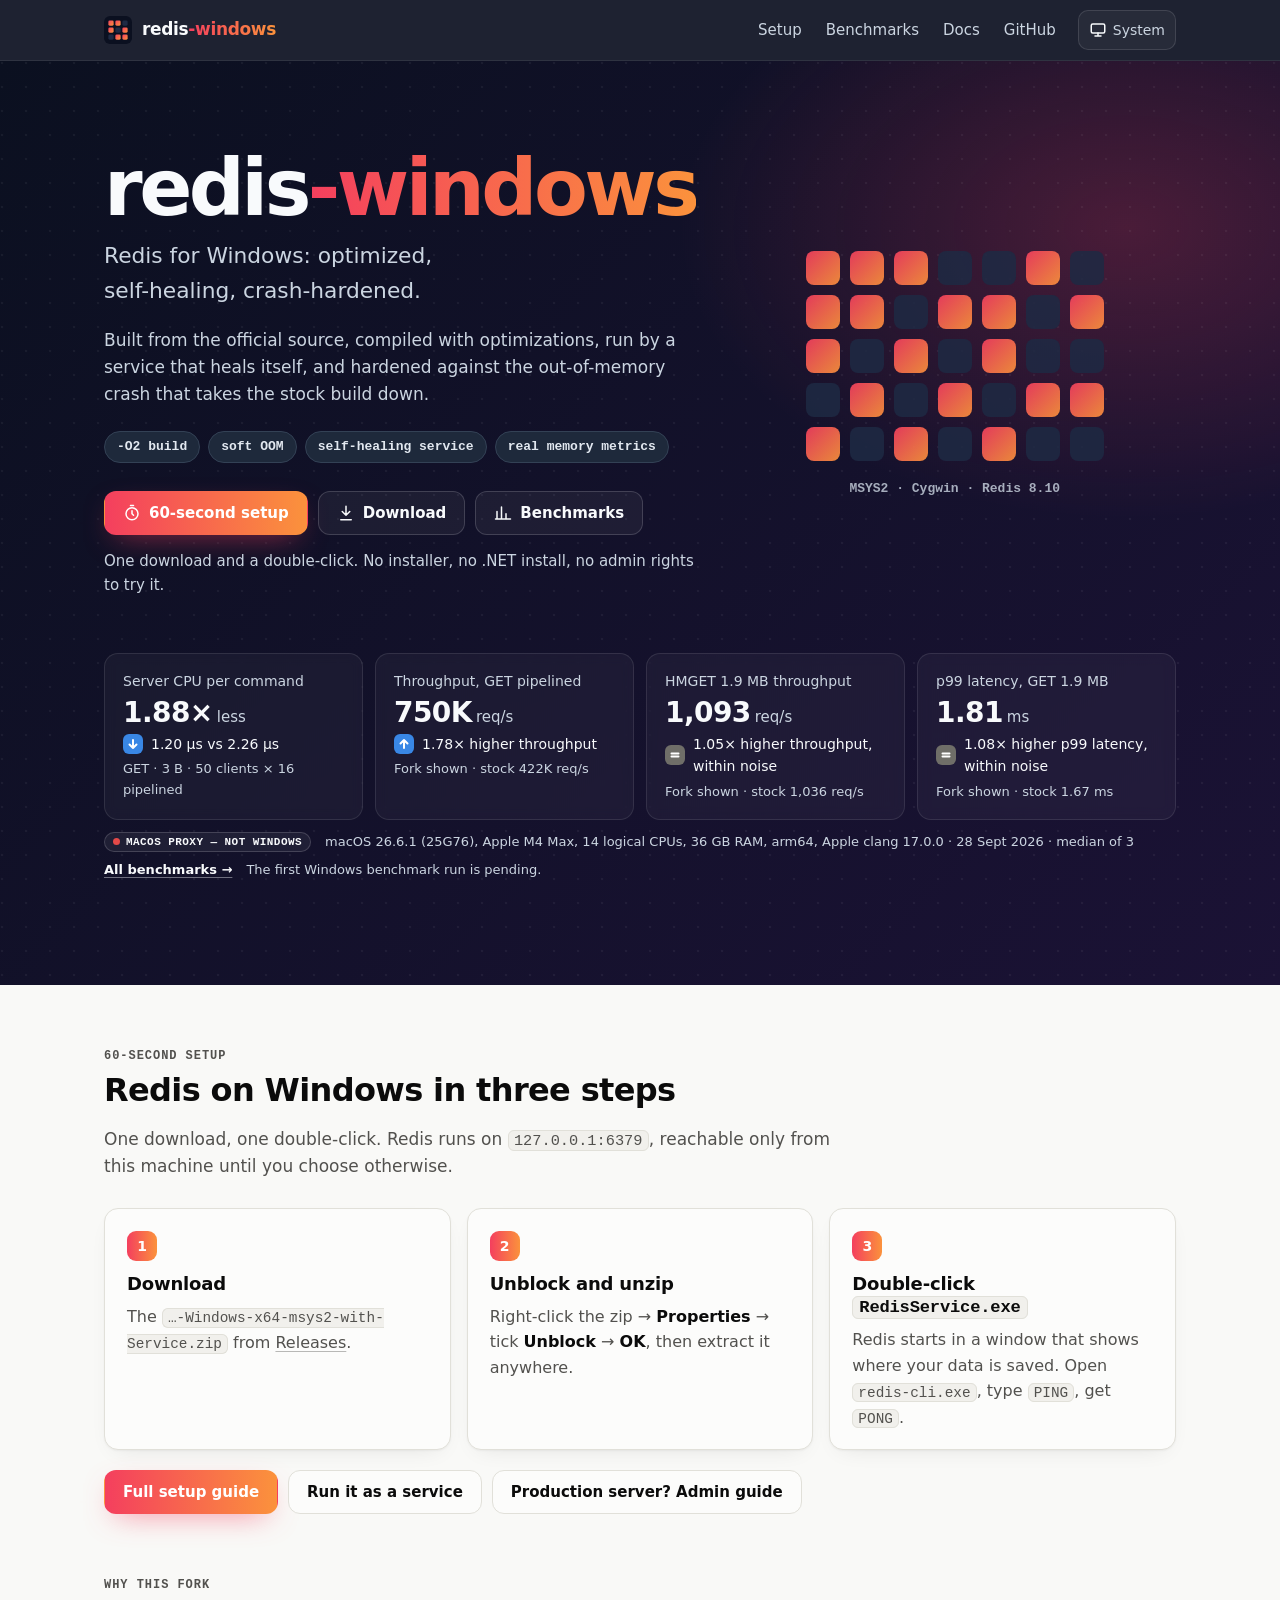
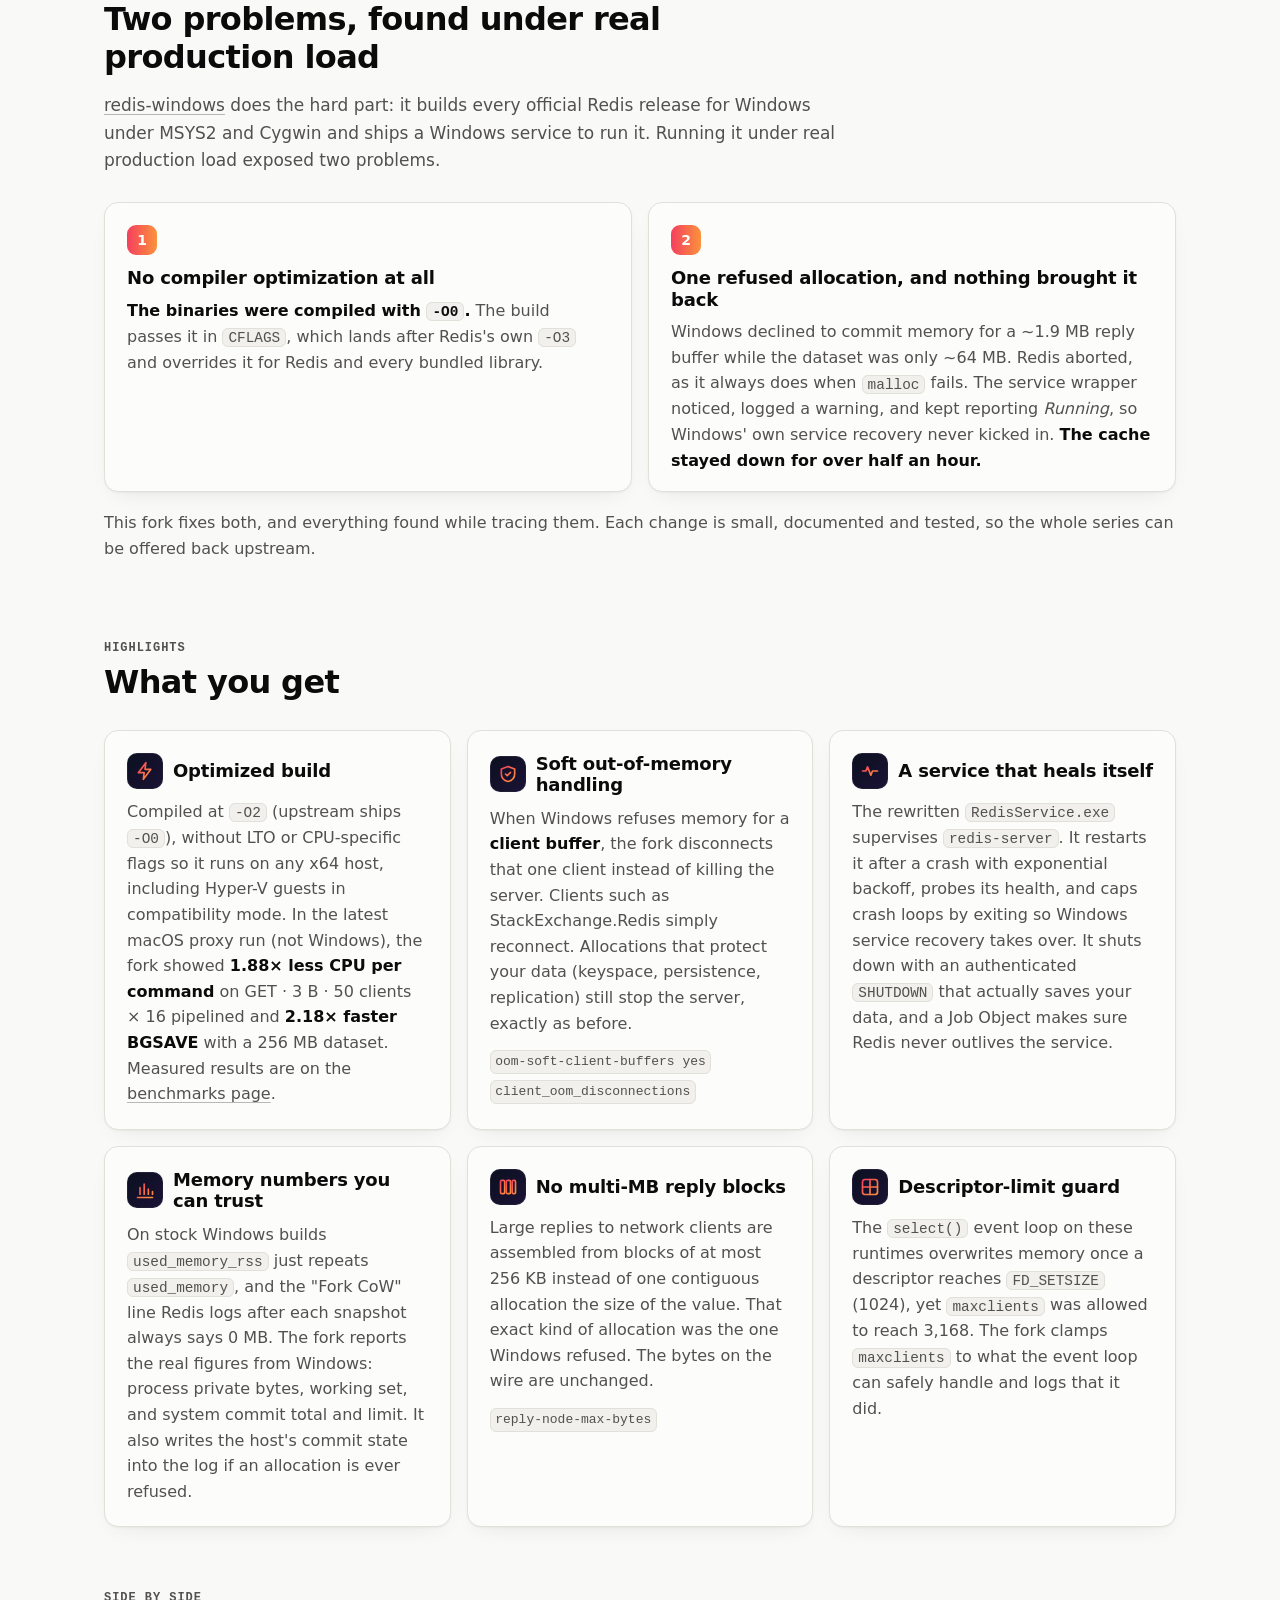
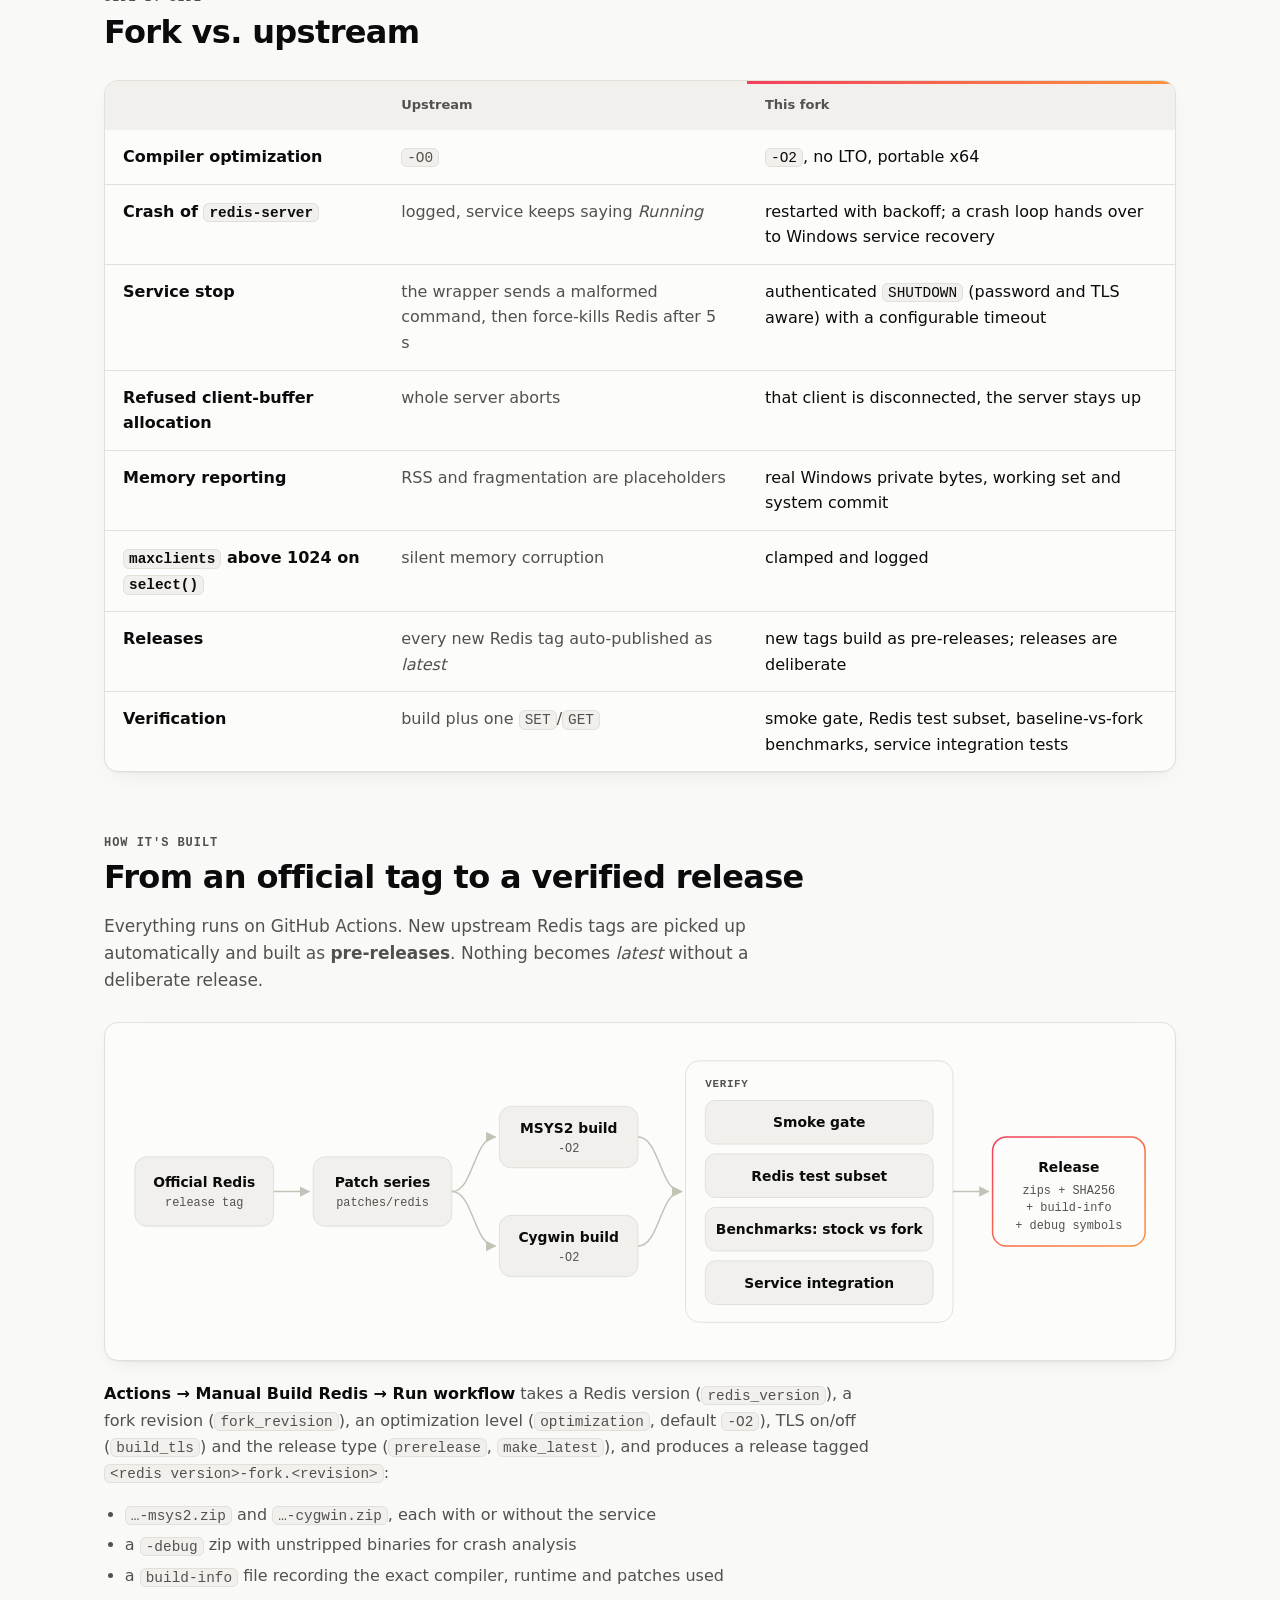
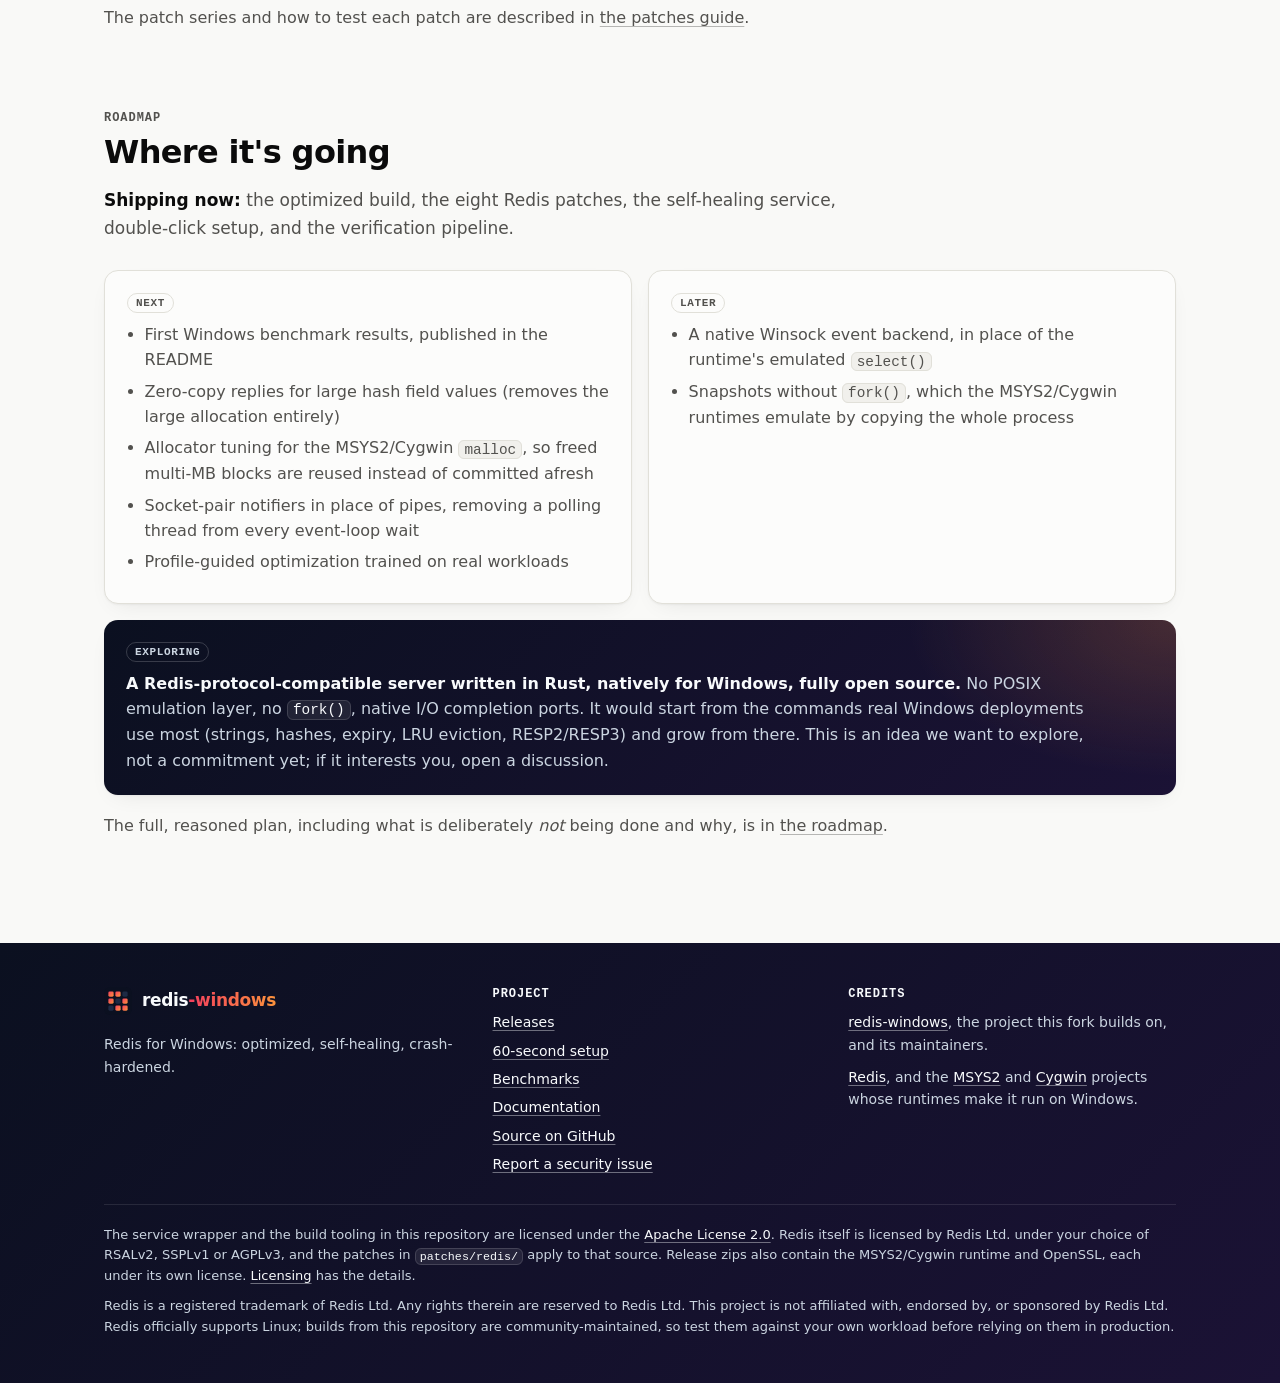
<file: site/index.html>
<!doctype html>
<html lang="en">
<head>
<meta charset="utf-8">
<meta name="viewport" content="width=device-width, initial-scale=1">
<title>redis-windows · Redis for Windows: optimized, self-healing, crash-hardened</title>
<meta name="description" content="Redis for Windows, built from the official source, compiled with optimizations, run by a service that heals itself, and hardened against the out-of-memory crash that takes the stock build down.">
<link rel="canonical" href="https://ahmedawachi.github.io/redis-windows/">
<meta name="color-scheme" content="light dark">
<meta name="theme-color" content="#0B1020">
<meta property="og:type" content="website">
<meta property="og:site_name" content="redis-windows">
<meta property="og:title" content="redis-windows · Redis for Windows: optimized, self-healing, crash-hardened">
<meta property="og:description" content="Built from the official Redis source, compiled at -O2, run by a service that heals itself, and hardened against the out-of-memory crash that takes the stock build down.">
<meta property="og:url" content="https://ahmedawachi.github.io/redis-windows/">
<meta property="og:image" content="https://ahmedawachi.github.io/redis-windows/assets/social-preview.png">
<meta property="og:image:width" content="1280">
<meta property="og:image:height" content="640">
<meta property="og:image:alt" content="redis-windows: Redis for Windows, optimized, self-healing, crash-hardened.">
<meta name="twitter:card" content="summary_large_image">
<meta name="twitter:title" content="redis-windows">
<meta name="twitter:description" content="Redis for Windows: optimized, self-healing, crash-hardened.">
<meta name="twitter:image" content="https://ahmedawachi.github.io/redis-windows/assets/social-preview.png">
<link rel="icon" href="assets/favicon.svg" type="image/svg+xml">
<link rel="stylesheet" href="assets/site.css">
<script src="js/theme.js"></script>
<script type="module" src="js/home.js"></script>
</head>
<body>
<a class="skip-link" href="#main">Skip to content</a>
<header class="site-header">
  <div class="wrap">
    <a class="brand" href="./" aria-current="page"><img src="assets/favicon.svg" alt="" width="28" height="28"><span>redis<span class="accent-text">-windows</span></span></a>
    <nav id="site-nav" class="nav" aria-label="Main">
      <a href="setup.html">Setup</a>
      <a href="benchmarks.html">Benchmarks</a>
      <a href="docs.html">Docs</a>
      <a href="https://github.com/ahmedawachi/redis-windows">GitHub</a>
    </nav>
    <button class="icon-btn theme-btn" type="button" data-theme-toggle aria-label="Theme"></button>
    <button class="icon-btn menu-btn" type="button" data-menu-toggle aria-expanded="false" aria-controls="site-nav" aria-label="Menu"><svg viewBox="0 0 24 24" fill="none" stroke="currentColor" stroke-width="2" stroke-linecap="round" aria-hidden="true"><path d="M4 7h16M4 12h16M4 17h16"/></svg></button>
  </div>
</header>

<main id="main">
  <section class="hero" aria-labelledby="hero-title">
    <svg class="heartbeat" viewBox="0 0 1280 70" preserveAspectRatio="none" aria-hidden="true" focusable="false">
      <defs><linearGradient id="hb" x1="0" y1="0" x2="1" y2="0"><stop offset="0" stop-color="#F43F5E"/><stop offset="1" stop-color="#FB923C"/></linearGradient></defs>
      <path d="M0 40 L520 40 L548 40 L562 12 L578 68 L594 22 L606 40 L760 40 L786 40 L798 2 L814 66 L830 40 L1280 40" pathLength="1000" fill="none" stroke="url(#hb)" stroke-width="3" stroke-linecap="round" stroke-linejoin="round" vector-effect="non-scaling-stroke"/>
    </svg>
    <div class="wrap hero-inner">
      <div>
        <h1 id="hero-title">redis<span class="accent-text">-windows</span></h1>
        <p class="tagline">Redis for Windows: optimized, self-healing, crash-hardened.</p>
        <p class="lead">Built from the official source, compiled with optimizations, run by a service that heals itself, and hardened against the out-of-memory crash that takes the stock build down.</p>
        <ul class="chips" aria-label="Highlights">
          <li>-O2 build</li><li>soft OOM</li><li>self-healing service</li><li>real memory metrics</li>
        </ul>
        <div class="cta-row">
          <a class="btn btn-primary" href="#quickstart"><svg viewBox="0 0 24 24" fill="none" stroke="currentColor" stroke-width="2" stroke-linecap="round" stroke-linejoin="round" aria-hidden="true"><circle cx="12" cy="13" r="8"/><path d="M12 9v4l2 2M10 2h4"/></svg>60-second setup</a>
          <a class="btn btn-ghost" href="https://github.com/ahmedawachi/redis-windows/releases"><svg viewBox="0 0 24 24" fill="none" stroke="currentColor" stroke-width="2" stroke-linecap="round" stroke-linejoin="round" aria-hidden="true"><path d="M12 3v12M7 10l5 5 5-5M5 21h14"/></svg>Download</a>
          <a class="btn btn-ghost" href="benchmarks.html"><svg viewBox="0 0 24 24" fill="none" stroke="currentColor" stroke-width="2" stroke-linecap="round" aria-hidden="true"><path d="M4 20V10M10 20V4M16 20v-7M22 20H2"/></svg>Benchmarks</a>
        </div>
        <p class="cta-note">One download and a double-click. No installer, no .NET install, no admin rights to try it.</p>
      </div>
      <div class="tiles" aria-hidden="true">
        <i class="tile on pulse"></i><i class="tile on"></i><i class="tile on"></i><i class="tile"></i><i class="tile"></i><i class="tile on pulse"></i><i class="tile"></i>
        <i class="tile on"></i><i class="tile on"></i><i class="tile"></i><i class="tile on"></i><i class="tile on fail"></i><i class="tile"></i><i class="tile on"></i>
        <i class="tile on"></i><i class="tile"></i><i class="tile on"></i><i class="tile"></i><i class="tile on"></i><i class="tile"></i><i class="tile"></i>
        <i class="tile"></i><i class="tile on"></i><i class="tile"></i><i class="tile on"></i><i class="tile"></i><i class="tile on"></i><i class="tile on"></i>
        <i class="tile on"></i><i class="tile"></i><i class="tile on"></i><i class="tile"></i><i class="tile on"></i><i class="tile"></i><i class="tile"></i>
      </div>
    </div>
    <div class="wrap" id="hero-stats-wrap" hidden>
      <h2 class="visually-hidden">Measured results</h2>
      <div class="stat-row hero-stats" id="hero-stats"></div>
      <div class="hero-stats-meta" id="hero-stats-meta"></div>
    </div>
    <div style="height:104px" aria-hidden="true"></div>
  </section>

  <section class="section wrap" id="quickstart" aria-labelledby="qs-title">
    <div class="section-head">
      <span class="kicker">60-second setup</span>
      <h2 id="qs-title">Redis on Windows in three steps</h2>
      <p>One download, one double-click. Redis runs on <code>127.0.0.1:6379</code>, reachable only from this machine until you choose otherwise.</p>
    </div>
    <ol class="grid-3 qs-steps">
      <li class="card why">
        <span class="num" aria-hidden="true">1</span>
        <h3>Download</h3>
        <p>The <code class="brk">…-Windows-x64-msys2-with-Service.zip</code> from <a href="https://github.com/ahmedawachi/redis-windows/releases">Releases</a>.</p>
      </li>
      <li class="card why">
        <span class="num" aria-hidden="true">2</span>
        <h3>Unblock and unzip</h3>
        <p>Right-click the zip → <strong>Properties</strong> → tick <strong>Unblock</strong> → <strong>OK</strong>, then extract it anywhere.</p>
      </li>
      <li class="card why">
        <span class="num" aria-hidden="true">3</span>
        <h3>Double-click <code>RedisService.exe</code></h3>
        <p>Redis starts in a window that shows where your data is saved. Open <code>redis-cli.exe</code>, type <code>PING</code>, get <code>PONG</code>.</p>
      </li>
    </ol>
    <div class="cta-row qs-cta">
      <a class="btn btn-primary" href="setup.html#try">Full setup guide</a>
      <a class="btn btn-quiet" href="setup.html#service">Run it as a service</a>
      <a class="btn btn-quiet" href="docs.html?doc=admin">Production server? Admin guide</a>
    </div>
  </section>

  <section class="section wrap" aria-labelledby="why-title">
    <div class="section-head">
      <span class="kicker">Why this fork</span>
      <h2 id="why-title">Two problems, found under real production load</h2>
      <p><a href="https://github.com/redis-windows/redis-windows">redis-windows</a> does the hard part: it builds every official Redis release for Windows under MSYS2 and Cygwin and ships a Windows service to run it. Running it under real production load exposed two problems.</p>
    </div>
    <div class="grid-2">
      <article class="card why">
        <span class="num" aria-hidden="true">1</span>
        <h3>No compiler optimization at all</h3>
        <p><strong>The binaries were compiled with <code>-O0</code>.</strong> The build passes it in <code>CFLAGS</code>, which lands after Redis's own <code>-O3</code> and overrides it for Redis and every bundled library.</p>
      </article>
      <article class="card why">
        <span class="num" aria-hidden="true">2</span>
        <h3>One refused allocation, and nothing brought it back</h3>
        <p>Windows declined to commit memory for a ~1.9 MB reply buffer while the dataset was only ~64 MB. Redis aborted, as it always does when <code>malloc</code> fails. The service wrapper noticed, logged a warning, and kept reporting <em>Running</em>, so Windows' own service recovery never kicked in. <strong>The cache stayed down for over half an hour.</strong></p>
      </article>
    </div>
    <p style="margin-top:18px;color:var(--ink-2)">This fork fixes both, and everything found while tracing them. Each change is small, documented and tested, so the whole series can be offered back upstream.</p>
  </section>

  <section class="section wrap" aria-labelledby="hl-title">
    <div class="section-head">
      <span class="kicker">Highlights</span>
      <h2 id="hl-title">What you get</h2>
    </div>
    <div class="grid-3">
      <article class="card feature">
        <h3><span class="f-icon" aria-hidden="true"><svg viewBox="0 0 24 24" fill="none" stroke="url(#fi)" stroke-width="2" stroke-linecap="round" stroke-linejoin="round"><defs><linearGradient id="fi" x1="0" y1="0" x2="1" y2="1"><stop offset="0" stop-color="#F43F5E"/><stop offset="1" stop-color="#FB923C"/></linearGradient></defs><path d="M13 2 4 14h7l-1 8 9-12h-7z"/></svg></span>Optimized build</h3>
        <p>Compiled at <code>-O2</code> (upstream ships <code>-O0</code>), without LTO or CPU-specific flags so it runs on any x64 host, including Hyper-V guests in compatibility mode.<span id="opt-measured" hidden></span> Measured results are on the <a href="benchmarks.html">benchmarks page</a>.</p>
      </article>
      <article class="card feature">
        <h3><span class="f-icon" aria-hidden="true"><svg viewBox="0 0 24 24" fill="none" stroke="url(#fi)" stroke-width="2" stroke-linecap="round" stroke-linejoin="round"><path d="M12 3 4 6v6c0 5 3.5 8 8 9 4.5-1 8-4 8-9V6z"/><path d="m9 12 2 2 4-4"/></svg></span>Soft out-of-memory handling</h3>
        <p>When Windows refuses memory for a <strong>client buffer</strong>, the fork disconnects that one client instead of killing the server. Clients such as StackExchange.Redis simply reconnect. Allocations that protect your data (keyspace, persistence, replication) still stop the server, exactly as before.</p>
        <p class="f-tags"><code>oom-soft-client-buffers yes</code><code>client_oom_disconnections</code></p>
      </article>
      <article class="card feature">
        <h3><span class="f-icon" aria-hidden="true"><svg viewBox="0 0 24 24" fill="none" stroke="url(#fi)" stroke-width="2" stroke-linecap="round" stroke-linejoin="round"><path d="M3 12h4l2-5 4 10 2-5h6"/></svg></span>A service that heals itself</h3>
        <p>The rewritten <code>RedisService.exe</code> supervises <code>redis-server</code>. It restarts it after a crash with exponential backoff, probes its health, and caps crash loops by exiting so Windows service recovery takes over. It shuts down with an authenticated <code>SHUTDOWN</code> that actually saves your data, and a Job Object makes sure Redis never outlives the service.</p>
      </article>
      <article class="card feature">
        <h3><span class="f-icon" aria-hidden="true"><svg viewBox="0 0 24 24" fill="none" stroke="url(#fi)" stroke-width="2" stroke-linecap="round" stroke-linejoin="round"><path d="M3 21h18M6 17V9M11 17V5M16 17v-6M21 17v-3"/></svg></span>Memory numbers you can trust</h3>
        <p>On stock Windows builds <code>used_memory_rss</code> just repeats <code>used_memory</code>, and the "Fork CoW" line Redis logs after each snapshot always says 0 MB. The fork reports the real figures from Windows: process private bytes, working set, and system commit total and limit. It also writes the host's commit state into the log if an allocation is ever refused.</p>
      </article>
      <article class="card feature">
        <h3><span class="f-icon" aria-hidden="true"><svg viewBox="0 0 24 24" fill="none" stroke="url(#fi)" stroke-width="2" stroke-linecap="round" stroke-linejoin="round"><rect x="3" y="4" width="5" height="16" rx="1.5"/><rect x="10" y="4" width="5" height="16" rx="1.5"/><rect x="17" y="4" width="4" height="16" rx="1.5"/></svg></span>No multi-MB reply blocks</h3>
        <p>Large replies to network clients are assembled from blocks of at most 256 KB instead of one contiguous allocation the size of the value. That exact kind of allocation was the one Windows refused. The bytes on the wire are unchanged.</p>
        <p class="f-tags"><code>reply-node-max-bytes</code></p>
      </article>
      <article class="card feature">
        <h3><span class="f-icon" aria-hidden="true"><svg viewBox="0 0 24 24" fill="none" stroke="url(#fi)" stroke-width="2" stroke-linecap="round" stroke-linejoin="round"><rect x="3" y="3" width="18" height="18" rx="3"/><path d="M3 12h18M12 3v18"/></svg></span>Descriptor-limit guard</h3>
        <p>The <code>select()</code> event loop on these runtimes overwrites memory once a descriptor reaches <code>FD_SETSIZE</code> (1024), yet <code>maxclients</code> was allowed to reach 3,168. The fork clamps <code>maxclients</code> to what the event loop can safely handle and logs that it did.</p>
      </article>
    </div>
  </section>

  <section class="section wrap" aria-labelledby="cmp-title">
    <div class="section-head">
      <span class="kicker">Side by side</span>
      <h2 id="cmp-title">Fork vs. upstream</h2>
    </div>
    <div class="card" style="overflow:hidden">
      <table class="compare">
        <thead><tr><th scope="col"><span class="visually-hidden">Area</span></th><th scope="col">Upstream</th><th scope="col" class="fork-col">This fork</th></tr></thead>
        <tbody>
          <tr><th scope="row">Compiler optimization</th><td data-label="Upstream"><code>-O0</code></td><td data-label="This fork"><code>-O2</code>, no LTO, portable x64</td></tr>
          <tr><th scope="row">Crash of <code>redis-server</code></th><td data-label="Upstream">logged, service keeps saying <em>Running</em></td><td data-label="This fork">restarted with backoff; a crash loop hands over to Windows service recovery</td></tr>
          <tr><th scope="row">Service stop</th><td data-label="Upstream">the wrapper sends a malformed command, then force-kills Redis after 5 s</td><td data-label="This fork">authenticated <code>SHUTDOWN</code> (password and TLS aware) with a configurable timeout</td></tr>
          <tr><th scope="row">Refused client-buffer allocation</th><td data-label="Upstream">whole server aborts</td><td data-label="This fork">that client is disconnected, the server stays up</td></tr>
          <tr><th scope="row">Memory reporting</th><td data-label="Upstream">RSS and fragmentation are placeholders</td><td data-label="This fork">real Windows private bytes, working set and system commit</td></tr>
          <tr><th scope="row"><code>maxclients</code> above 1024 on <code>select()</code></th><td data-label="Upstream">silent memory corruption</td><td data-label="This fork">clamped and logged</td></tr>
          <tr><th scope="row">Releases</th><td data-label="Upstream">every new Redis tag auto-published as <em>latest</em></td><td data-label="This fork">new tags build as pre-releases; releases are deliberate</td></tr>
          <tr><th scope="row">Verification</th><td data-label="Upstream">build plus one <code>SET</code>/<code>GET</code></td><td data-label="This fork">smoke gate, Redis test subset, baseline-vs-fork benchmarks, service integration tests</td></tr>
        </tbody>
      </table>
    </div>
  </section>

  <section class="section wrap" aria-labelledby="built-title">
    <div class="section-head">
      <span class="kicker">How it's built</span>
      <h2 id="built-title">From an official tag to a verified release</h2>
      <p>Everything runs on GitHub Actions. New upstream Redis tags are picked up automatically and built as <strong>pre-releases</strong>. Nothing becomes <em>latest</em> without a deliberate release.</p>
    </div>
    <figure class="card pipeline" style="margin:0">
      <svg class="wide" viewBox="0 0 1040 300" role="img" aria-labelledby="pl-t pl-d">
        <title id="pl-t">Build pipeline</title>
        <desc id="pl-d">An official Redis release tag goes through the patch series, then into an MSYS2 build and a Cygwin build at -O2. Both are verified by a smoke gate, a Redis test subset, stock-vs-fork benchmarks and service integration tests, and then released as zips with SHA256, build-info and debug symbols.</desc>
        <defs>
          <linearGradient id="pl-acc" x1="0" y1="0" x2="1" y2="1"><stop offset="0" stop-color="#F43F5E"/><stop offset="1" stop-color="#FB923C"/></linearGradient>
          <marker id="pl-ar" viewBox="0 0 10 10" refX="9" refY="5" markerWidth="7" markerHeight="7" orient="auto-start-reverse"><path class="pl-arrow" d="M0 0 L10 5 L0 10 z"/></marker>
        </defs>
        <rect class="pl-node" x="10" y="115" width="140" height="70" rx="12"/>
        <text class="pl-text" x="80" y="145" text-anchor="middle">Official Redis</text>
        <text class="pl-sub" x="80" y="165" text-anchor="middle">release tag</text>
        <path class="pl-edge" d="M150 150 H186" marker-end="url(#pl-ar)"/>
        <rect class="pl-node" x="190" y="115" width="140" height="70" rx="12"/>
        <text class="pl-text" x="260" y="145" text-anchor="middle">Patch series</text>
        <text class="pl-sub" x="260" y="165" text-anchor="middle">patches/redis</text>
        <path class="pl-edge" d="M330 150 C352 150 352 95 374 95" marker-end="url(#pl-ar)"/>
        <path class="pl-edge" d="M330 150 C352 150 352 205 374 205" marker-end="url(#pl-ar)"/>
        <rect class="pl-node" x="378" y="64" width="140" height="62" rx="12"/>
        <text class="pl-text" x="448" y="91" text-anchor="middle">MSYS2 build</text>
        <text class="pl-sub" x="448" y="110" text-anchor="middle">-O2</text>
        <rect class="pl-node" x="378" y="174" width="140" height="62" rx="12"/>
        <text class="pl-text" x="448" y="201" text-anchor="middle">Cygwin build</text>
        <text class="pl-sub" x="448" y="220" text-anchor="middle">-O2</text>
        <path class="pl-edge" d="M518 95 C540 95 540 150 562 150" marker-end="url(#pl-ar)"/>
        <path class="pl-edge" d="M518 205 C540 205 540 150 562 150" marker-end="url(#pl-ar)"/>
        <rect class="pl-group" x="566" y="18" width="270" height="264" rx="14"/>
        <text class="pl-group-label" x="586" y="44">VERIFY</text>
        <rect class="pl-node" x="586" y="58" width="230" height="44" rx="10"/>
        <text class="pl-text" x="701" y="85" text-anchor="middle">Smoke gate</text>
        <rect class="pl-node" x="586" y="112" width="230" height="44" rx="10"/>
        <text class="pl-text" x="701" y="139" text-anchor="middle">Redis test subset</text>
        <rect class="pl-node" x="586" y="166" width="230" height="44" rx="10"/>
        <text class="pl-text" x="701" y="193" text-anchor="middle">Benchmarks: stock vs fork</text>
        <rect class="pl-node" x="586" y="220" width="230" height="44" rx="10"/>
        <text class="pl-text" x="701" y="247" text-anchor="middle">Service integration</text>
        <path class="pl-edge" d="M836 150 H872" marker-end="url(#pl-ar)"/>
        <rect class="pl-node accent" x="876" y="95" width="154" height="110" rx="14"/>
        <text class="pl-text" x="953" y="130" text-anchor="middle">Release</text>
        <text class="pl-sub" x="953" y="152" text-anchor="middle">zips + SHA256</text>
        <text class="pl-sub" x="953" y="170" text-anchor="middle">+ build-info</text>
        <text class="pl-sub" x="953" y="188" text-anchor="middle">+ debug symbols</text>
      </svg>
      <svg class="tall" viewBox="0 0 320 720" role="img" aria-labelledby="pl-t2 pl-d2">
        <title id="pl-t2">Build pipeline</title>
        <desc id="pl-d2">An official Redis release tag goes through the patch series, then into an MSYS2 build and a Cygwin build at -O2. Both are verified by a smoke gate, a Redis test subset, stock-vs-fork benchmarks and service integration tests, and then released as zips with SHA256, build-info and debug symbols.</desc>
        <defs>
          <marker id="pl-ar2" viewBox="0 0 10 10" refX="9" refY="5" markerWidth="7" markerHeight="7" orient="auto-start-reverse"><path class="pl-arrow" d="M0 0 L10 5 L0 10 z"/></marker>
        </defs>
        <rect class="pl-node" x="60" y="6" width="200" height="60" rx="12"/>
        <text class="pl-text" x="160" y="32" text-anchor="middle">Official Redis</text>
        <text class="pl-sub" x="160" y="51" text-anchor="middle">release tag</text>
        <path class="pl-edge" d="M160 66 V92" marker-end="url(#pl-ar2)"/>
        <rect class="pl-node" x="60" y="96" width="200" height="60" rx="12"/>
        <text class="pl-text" x="160" y="122" text-anchor="middle">Patch series</text>
        <text class="pl-sub" x="160" y="141" text-anchor="middle">patches/redis</text>
        <path class="pl-edge" d="M160 156 C160 170 82 168 82 184" marker-end="url(#pl-ar2)"/>
        <path class="pl-edge" d="M160 156 C160 170 238 168 238 184" marker-end="url(#pl-ar2)"/>
        <rect class="pl-node" x="10" y="188" width="144" height="58" rx="12"/>
        <text class="pl-text" x="82" y="213" text-anchor="middle">MSYS2 build</text>
        <text class="pl-sub" x="82" y="232" text-anchor="middle">-O2</text>
        <rect class="pl-node" x="166" y="188" width="144" height="58" rx="12"/>
        <text class="pl-text" x="238" y="213" text-anchor="middle">Cygwin build</text>
        <text class="pl-sub" x="238" y="232" text-anchor="middle">-O2</text>
        <path class="pl-edge" d="M82 246 C82 262 160 260 160 276" marker-end="url(#pl-ar2)"/>
        <path class="pl-edge" d="M238 246 C238 262 160 260 160 276" marker-end="url(#pl-ar2)"/>
        <rect class="pl-group" x="20" y="280" width="280" height="262" rx="14"/>
        <text class="pl-group-label" x="40" y="305">VERIFY</text>
        <rect class="pl-node" x="40" y="318" width="240" height="44" rx="10"/>
        <text class="pl-text" x="160" y="345" text-anchor="middle">Smoke gate</text>
        <rect class="pl-node" x="40" y="372" width="240" height="44" rx="10"/>
        <text class="pl-text" x="160" y="399" text-anchor="middle">Redis test subset</text>
        <rect class="pl-node" x="40" y="426" width="240" height="44" rx="10"/>
        <text class="pl-text" x="160" y="453" text-anchor="middle">Benchmarks: stock vs fork</text>
        <rect class="pl-node" x="40" y="480" width="240" height="44" rx="10"/>
        <text class="pl-text" x="160" y="507" text-anchor="middle">Service integration</text>
        <path class="pl-edge" d="M160 542 V574" marker-end="url(#pl-ar2)"/>
        <rect class="pl-node accent" x="50" y="578" width="220" height="130" rx="14"/>
        <text class="pl-text" x="160" y="614" text-anchor="middle">Release</text>
        <text class="pl-sub" x="160" y="638" text-anchor="middle">zips + SHA256</text>
        <text class="pl-sub" x="160" y="658" text-anchor="middle">+ build-info</text>
        <text class="pl-sub" x="160" y="678" text-anchor="middle">+ debug symbols</text>
      </svg>
    </figure>
    <div class="build-notes prose">
      <p><strong>Actions → Manual Build Redis → Run workflow</strong> takes a Redis version (<code>redis_version</code>), a fork revision (<code>fork_revision</code>), an optimization level (<code>optimization</code>, default <code>-O2</code>), TLS on/off (<code>build_tls</code>) and the release type (<code>prerelease</code>, <code>make_latest</code>), and produces a release tagged <code class="brk">&lt;redis version&gt;-fork.&lt;revision&gt;</code>:</p>
      <ul>
        <li><code>…-msys2.zip</code> and <code>…-cygwin.zip</code>, each with or without the service</li>
        <li>a <code>-debug</code> zip with unstripped binaries for crash analysis</li>
        <li>a <code>build-info</code> file recording the exact compiler, runtime and patches used</li>
      </ul>
      <p>The patch series and how to test each patch are described in <a href="docs.html?doc=patches">the patches guide</a>.</p>
    </div>
  </section>

  <section class="section wrap" aria-labelledby="road-title">
    <div class="section-head">
      <span class="kicker">Roadmap</span>
      <h2 id="road-title">Where it's going</h2>
      <p><strong style="color:var(--ink)">Shipping now:</strong> the optimized build, the eight Redis patches, the self-healing service, double-click setup, and the verification pipeline.</p>
    </div>
    <div class="grid-2">
      <article class="card road">
        <h3><span class="pill">Next</span></h3>
        <ul>
          <li>First Windows benchmark results, published in the README</li>
          <li>Zero-copy replies for large hash field values (removes the large allocation entirely)</li>
          <li>Allocator tuning for the MSYS2/Cygwin <code>malloc</code>, so freed multi-MB blocks are reused instead of committed afresh</li>
          <li>Socket-pair notifiers in place of pipes, removing a polling thread from every event-loop wait</li>
          <li>Profile-guided optimization trained on real workloads</li>
        </ul>
      </article>
      <article class="card road">
        <h3><span class="pill">Later</span></h3>
        <ul>
          <li>A native Winsock event backend, in place of the runtime's emulated <code>select()</code></li>
          <li>Snapshots without <code>fork()</code>, which the MSYS2/Cygwin runtimes emulate by copying the whole process</li>
        </ul>
      </article>
      <article class="card road explore">
        <h3><span class="pill">Exploring</span></h3>
        <p><strong>A Redis-protocol-compatible server written in Rust, natively for Windows, fully open source.</strong> No POSIX emulation layer, no <code>fork()</code>, native I/O completion ports. It would start from the commands real Windows deployments use most (strings, hashes, expiry, LRU eviction, RESP2/RESP3) and grow from there. This is an idea we want to explore, not a commitment yet; if it interests you, open a discussion.</p>
      </article>
    </div>
    <p style="margin-top:18px;color:var(--ink-2)">The full, reasoned plan, including what is deliberately <em>not</em> being done and why, is in <a href="docs.html?doc=roadmap">the roadmap</a>.</p>
  </section>
</main>

<footer class="site-footer">
  <div class="wrap">
    <div class="foot-grid">
      <div>
        <a class="brand" href="./"><img src="assets/favicon.svg" alt="" width="28" height="28"><span>redis<span class="accent-text">-windows</span></span></a>
        <p style="margin-top:12px">Redis for Windows: optimized, self-healing, crash-hardened.</p>
      </div>
      <div>
        <h2>Project</h2>
        <ul>
          <li><a href="https://github.com/ahmedawachi/redis-windows/releases">Releases</a></li>
          <li><a href="setup.html">60-second setup</a></li>
          <li><a href="benchmarks.html">Benchmarks</a></li>
          <li><a href="docs.html">Documentation</a></li>
          <li><a href="https://github.com/ahmedawachi/redis-windows">Source on GitHub</a></li>
          <li><a href="https://github.com/ahmedawachi/redis-windows/security/advisories/new">Report a security issue</a></li>
        </ul>
      </div>
      <div>
        <h2>Credits</h2>
        <p><a href="https://github.com/redis-windows/redis-windows">redis-windows</a>, the project this fork builds on, and its maintainers.</p>
        <p><a href="https://github.com/redis/redis">Redis</a>, and the <a href="https://www.msys2.org">MSYS2</a> and <a href="https://cygwin.com">Cygwin</a> projects whose runtimes make it run on Windows.</p>
      </div>
    </div>
    <div class="fine">
      <p>The service wrapper and the build tooling in this repository are licensed under the <a href="https://github.com/ahmedawachi/redis-windows/blob/main/LICENSE">Apache License 2.0</a>. Redis itself is licensed by Redis Ltd. under your choice of RSALv2, SSPLv1 or AGPLv3, and the patches in <code>patches/redis/</code> apply to that source. Release zips also contain the MSYS2/Cygwin runtime and OpenSSL, each under its own license. <a href="docs.html?doc=licensing">Licensing</a> has the details.</p>
      <p>Redis is a registered trademark of Redis Ltd. Any rights therein are reserved to Redis Ltd. This project is not affiliated with, endorsed by, or sponsored by Redis Ltd. Redis officially supports Linux; builds from this repository are community-maintained, so test them against your own workload before relying on them in production.</p>
    </div>
  </div>
</footer>
</body>
</html>
</file>
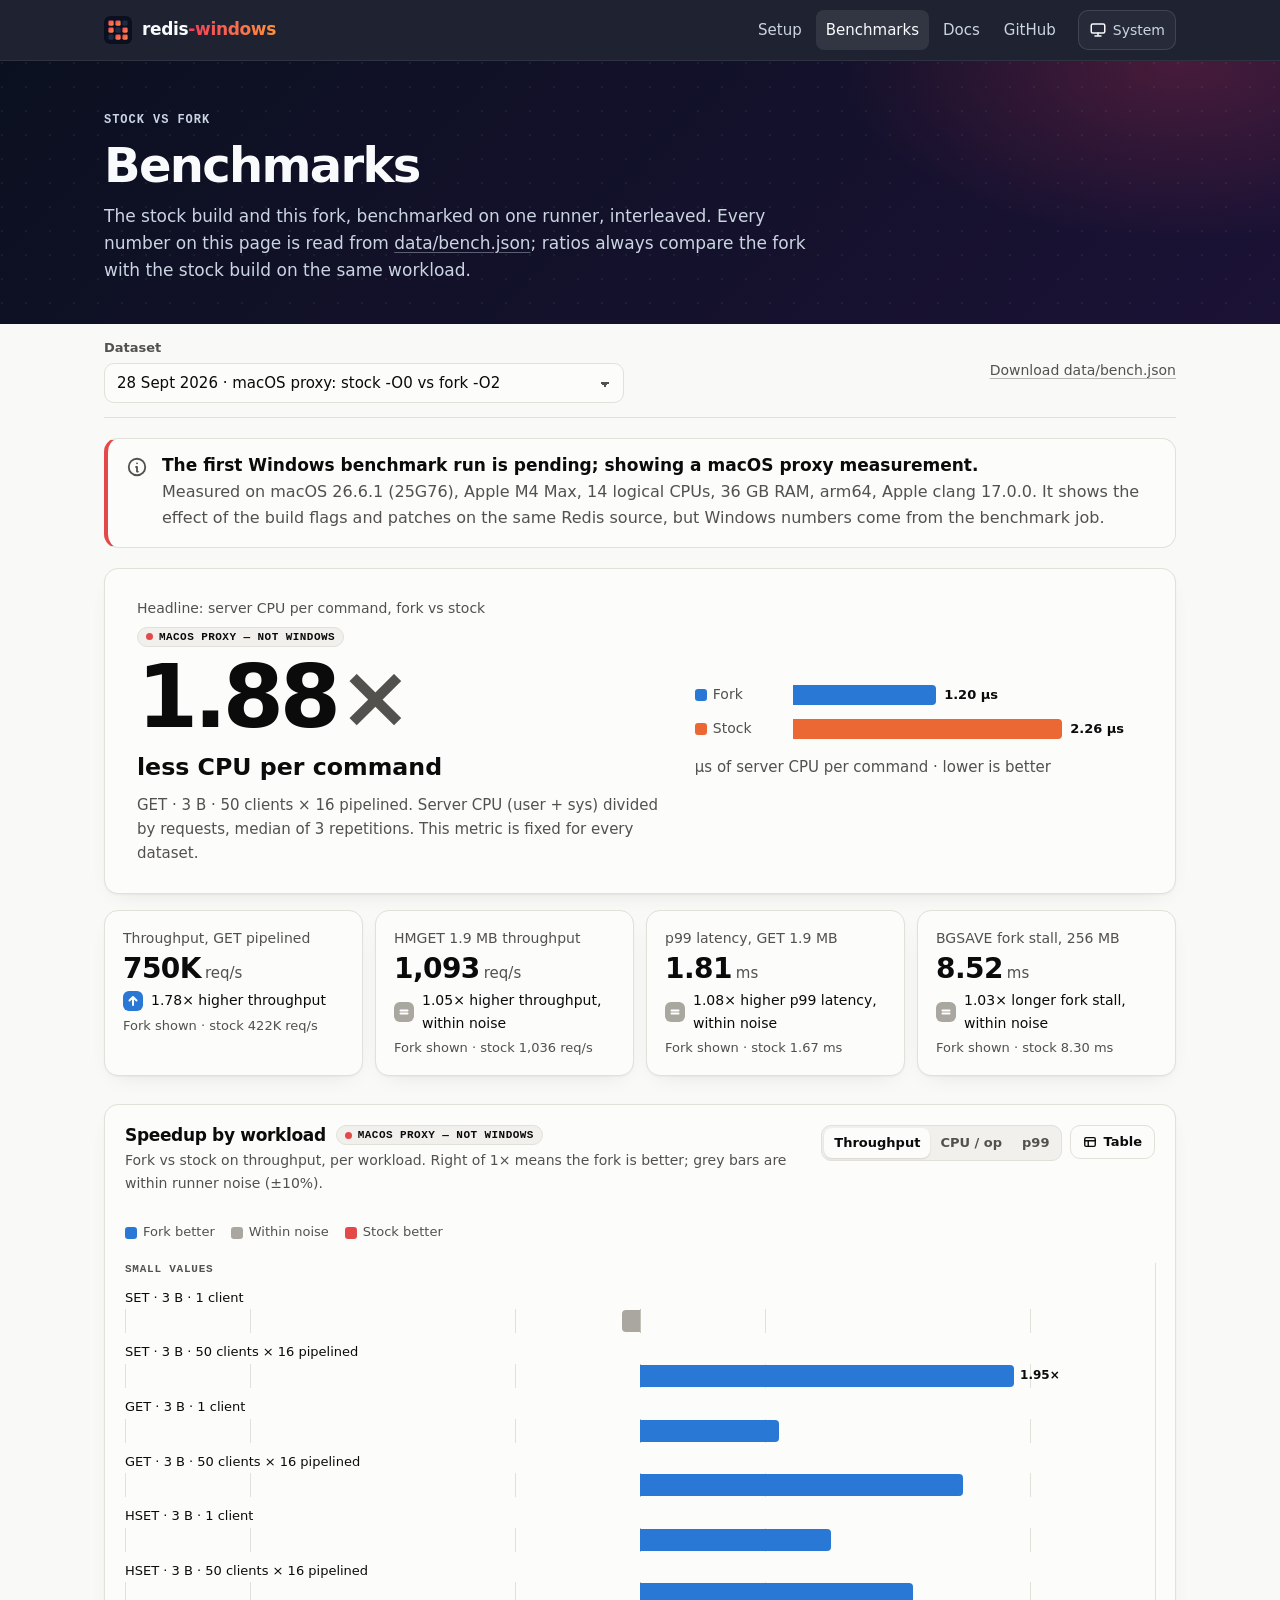
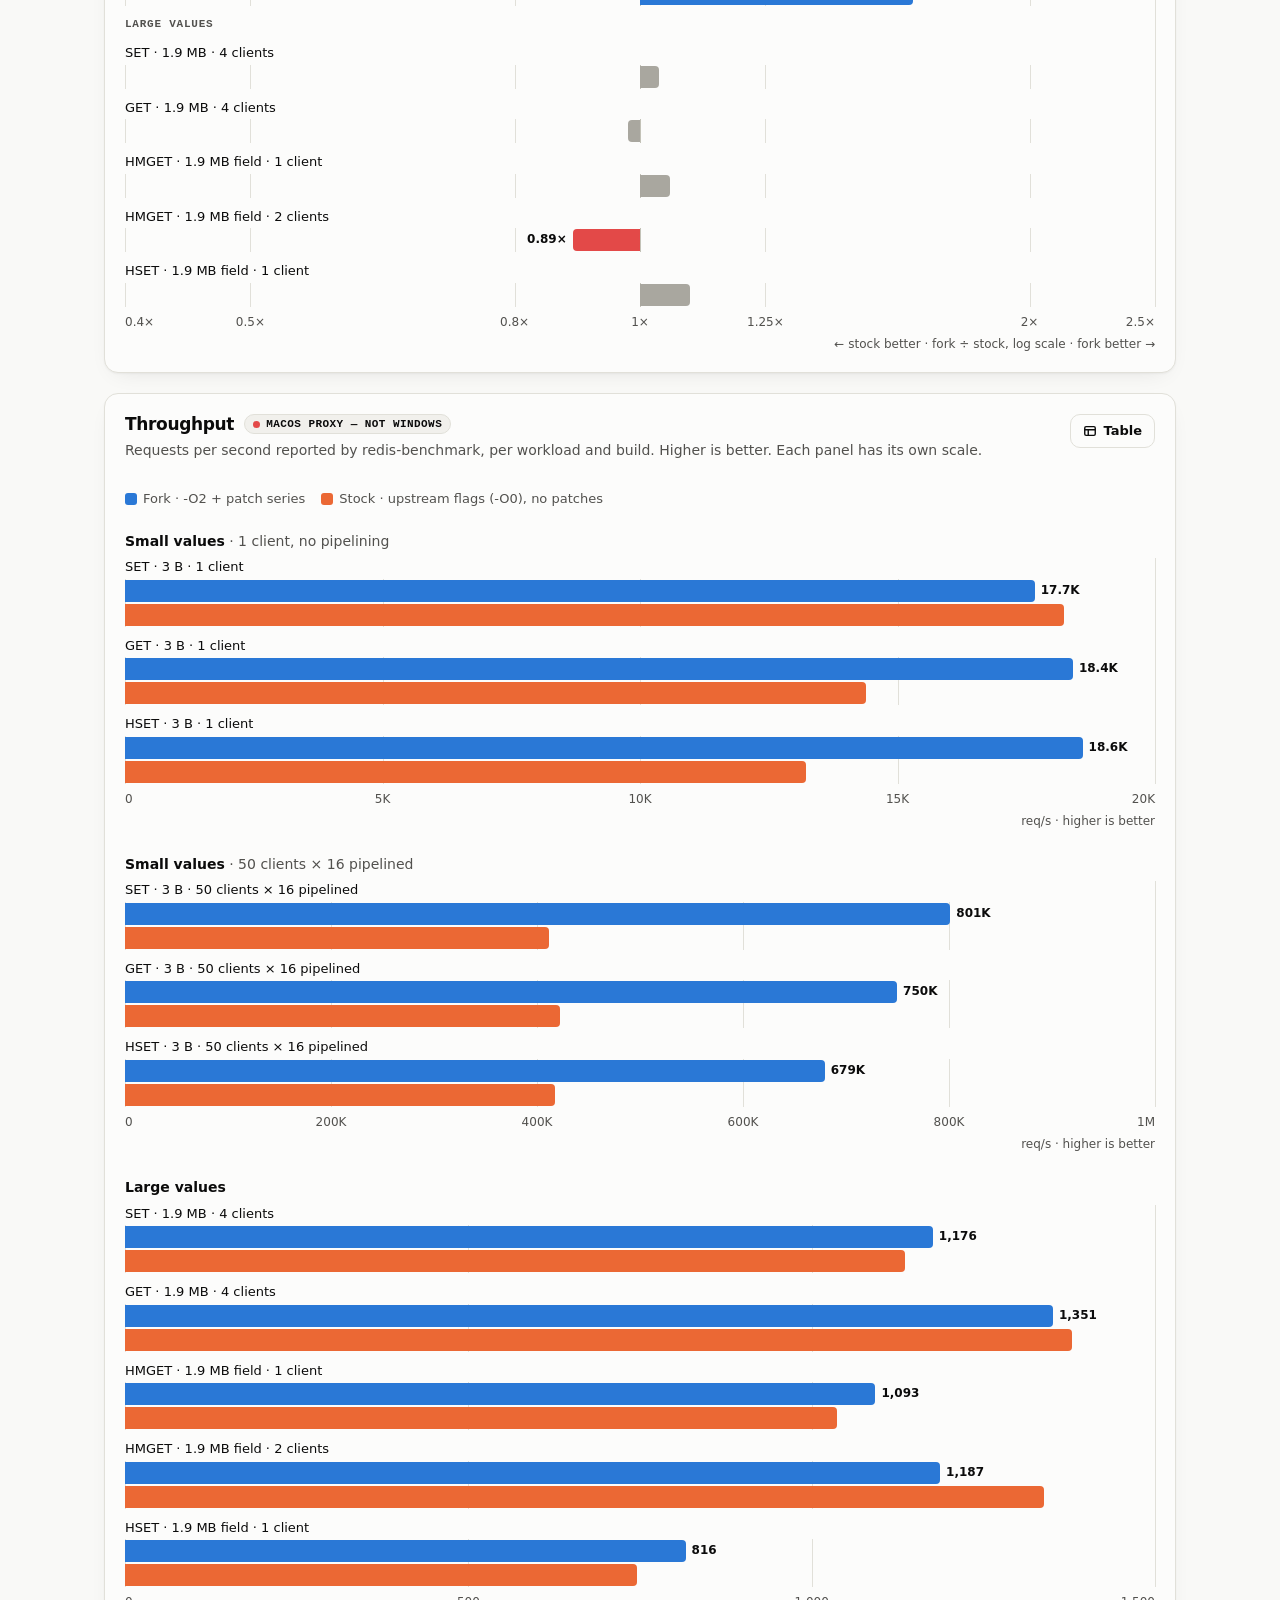
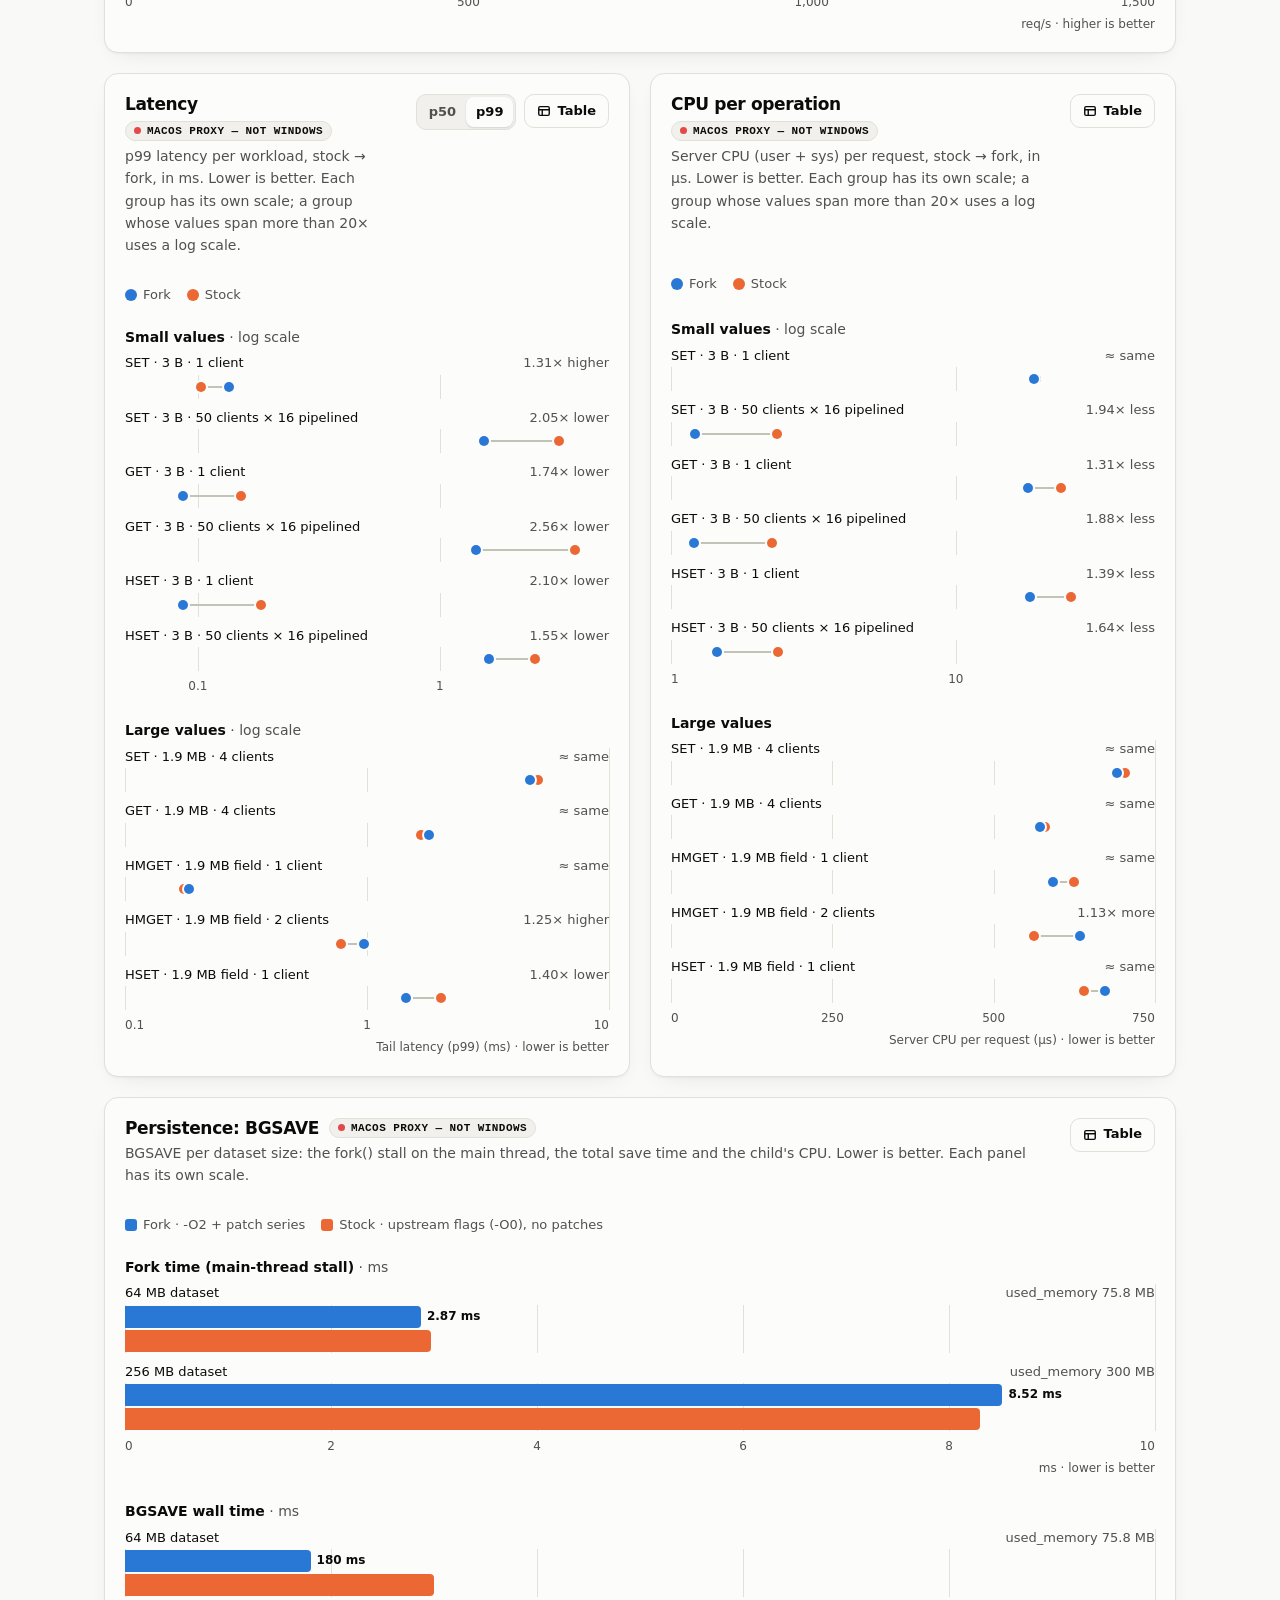
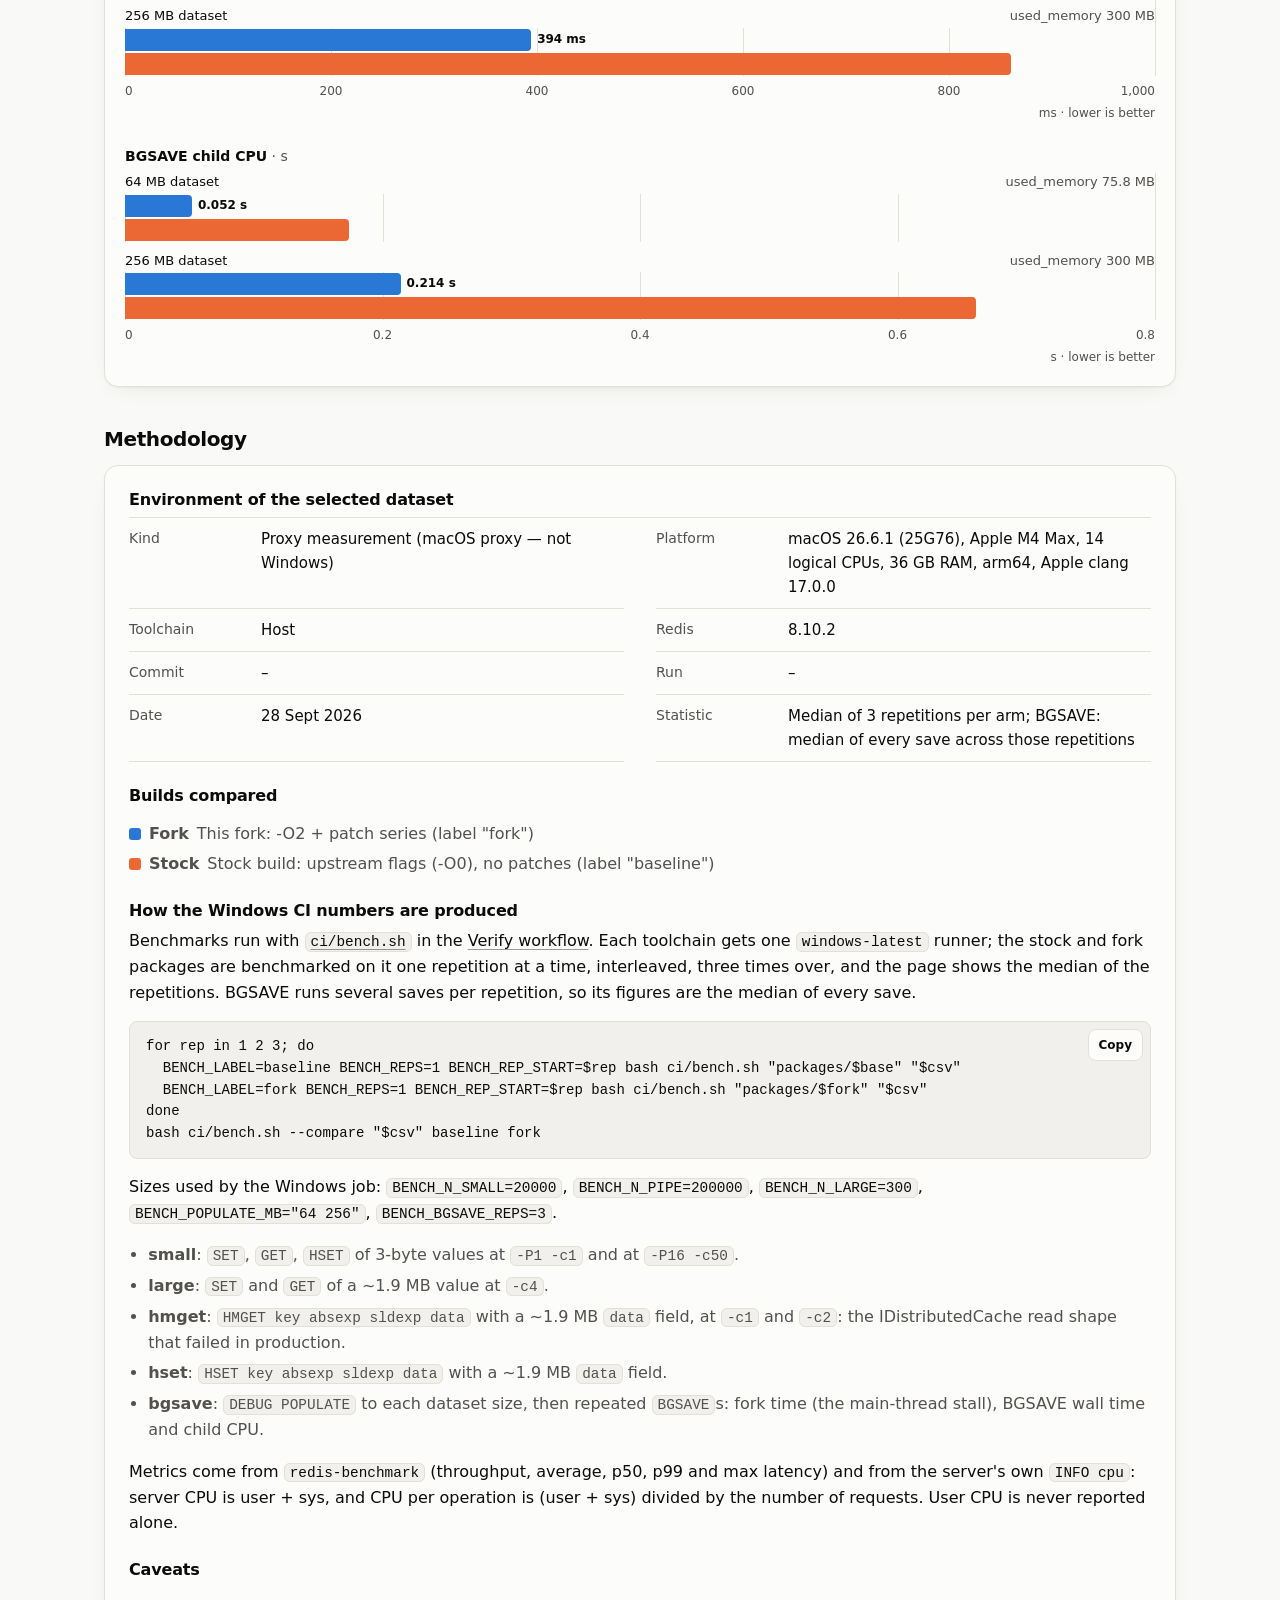
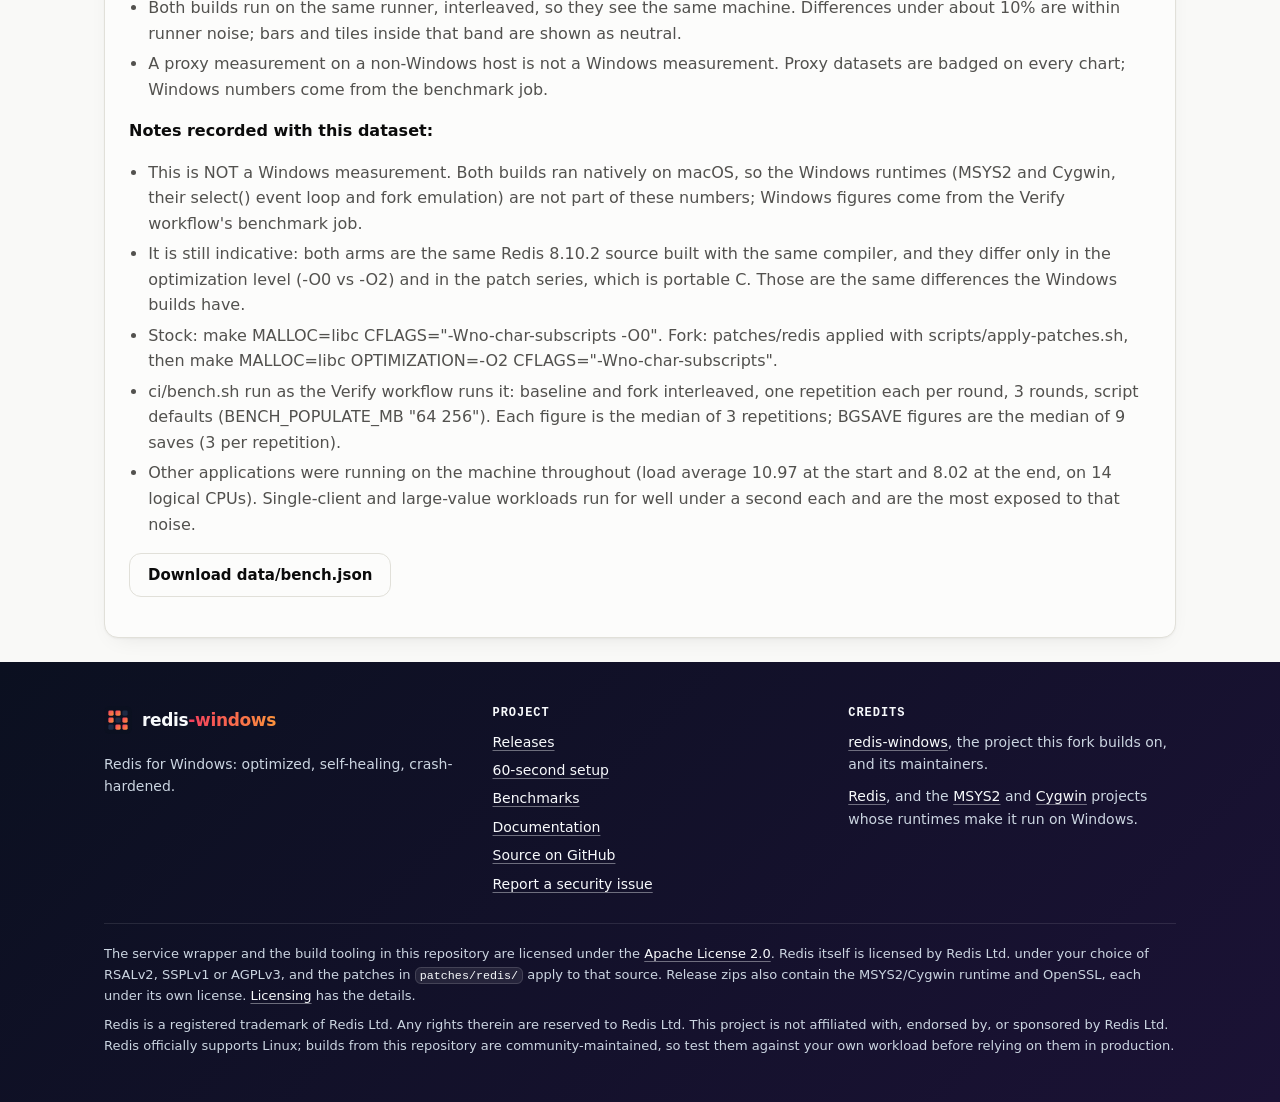
<file: site/benchmarks.html>
<!doctype html>
<html lang="en">
<head>
<meta charset="utf-8">
<meta name="viewport" content="width=device-width, initial-scale=1">
<title>Benchmarks · redis-windows</title>
<meta name="description" content="Stock Redis for Windows build vs this fork: throughput, latency, server CPU per command and BGSAVE, measured on the same runner, interleaved.">
<link rel="canonical" href="https://ahmedawachi.github.io/redis-windows/benchmarks.html">
<meta name="color-scheme" content="light dark">
<meta name="theme-color" content="#0B1020">
<meta property="og:type" content="website">
<meta property="og:site_name" content="redis-windows">
<meta property="og:title" content="Benchmarks · redis-windows">
<meta property="og:description" content="Stock build vs this fork, same runner, interleaved. Every number is read from the published benchmark data.">
<meta property="og:url" content="https://ahmedawachi.github.io/redis-windows/benchmarks.html">
<meta property="og:image" content="https://ahmedawachi.github.io/redis-windows/assets/social-preview.png">
<meta property="og:image:width" content="1280">
<meta property="og:image:height" content="640">
<meta property="og:image:alt" content="redis-windows: Redis for Windows, optimized, self-healing, crash-hardened.">
<meta name="twitter:card" content="summary_large_image">
<meta name="twitter:title" content="Benchmarks · redis-windows">
<meta name="twitter:description" content="Stock build vs this fork, same runner, interleaved.">
<meta name="twitter:image" content="https://ahmedawachi.github.io/redis-windows/assets/social-preview.png">
<link rel="icon" href="assets/favicon.svg" type="image/svg+xml">
<link rel="stylesheet" href="assets/site.css">
<script src="js/theme.js"></script>
<script type="module" src="js/benchmarks.js"></script>
</head>
<body>
<a class="skip-link" href="#main">Skip to content</a>
<header class="site-header">
  <div class="wrap">
    <a class="brand" href="./"><img src="assets/favicon.svg" alt="" width="28" height="28"><span>redis<span class="accent-text">-windows</span></span></a>
    <nav id="site-nav" class="nav" aria-label="Main">
      <a href="setup.html">Setup</a>
      <a href="benchmarks.html" aria-current="page">Benchmarks</a>
      <a href="docs.html">Docs</a>
      <a href="https://github.com/ahmedawachi/redis-windows">GitHub</a>
    </nav>
    <button class="icon-btn theme-btn" type="button" data-theme-toggle aria-label="Theme"></button>
    <button class="icon-btn menu-btn" type="button" data-menu-toggle aria-expanded="false" aria-controls="site-nav" aria-label="Menu"><svg viewBox="0 0 24 24" fill="none" stroke="currentColor" stroke-width="2" stroke-linecap="round" aria-hidden="true"><path d="M4 7h16M4 12h16M4 17h16"/></svg></button>
  </div>
</header>

<main id="main">
  <section class="page-hero">
    <div class="wrap">
      <span class="eyebrow">Stock vs fork</span>
      <h1>Benchmarks</h1>
      <p>The stock build and this fork, benchmarked on one runner, interleaved. Every number on this page is read from <a href="data/bench.json">data/bench.json</a>; ratios always compare the fork with the stock build on the same workload.</p>
    </div>
  </section>

  <div class="wrap">
    <div class="controls" id="controls" hidden>
      <div class="control control-dataset">
        <label for="ds-select">Dataset</label>
        <select id="ds-select"></select>
      </div>
      <div class="control control-toolchain" id="tc-wrap" hidden>
        <label for="tc-select">Toolchain</label>
        <select id="tc-select"></select>
      </div>
      <span class="spacer"></span>
      <a class="data-link" href="data/bench.json" download>Download data/bench.json</a>
    </div>

    <div id="notice" aria-live="polite"></div>

    <div class="bench-area" id="bench-area" hidden>
      <section class="card hero-fig" id="hero-fig" aria-labelledby="hf-title"></section>

      <h2 class="visually-hidden">Key results</h2>
      <div class="stat-row kpis" id="kpis"></div>

      <div class="chart-grid">
        <figure class="chart" id="fig-speedup" aria-labelledby="t-speedup">
          <figcaption>
            <h2 class="chart-title" id="t-speedup"><span>Speedup by workload</span></h2>
            <p class="chart-sub" data-sub></p>
          </figcaption>
          <div class="chart-tools">
            <div class="seg" role="group" aria-label="Metric">
              <button type="button" data-metric="rps" aria-pressed="true">Throughput</button>
              <button type="button" data-metric="cpu_us_per_op" aria-pressed="false">CPU / op</button>
              <button type="button" data-metric="p99_ms" aria-pressed="false">p99</button>
            </div>
            <button class="tbl-btn" type="button" aria-pressed="false" data-table-toggle>Table</button>
          </div>
          <div class="chart-legend" data-legend></div>
          <div class="chart-body" data-body></div>
          <div class="chart-table" data-table hidden></div>
        </figure>

        <figure class="chart" id="fig-throughput" aria-labelledby="t-throughput">
          <figcaption>
            <h2 class="chart-title" id="t-throughput"><span>Throughput</span></h2>
            <p class="chart-sub" data-sub></p>
          </figcaption>
          <div class="chart-tools">
            <button class="tbl-btn" type="button" aria-pressed="false" data-table-toggle>Table</button>
          </div>
          <div class="chart-legend" data-legend></div>
          <div class="chart-body" data-body></div>
          <div class="chart-table" data-table hidden></div>
        </figure>

        <div class="chart-grid two">
          <figure class="chart" id="fig-latency" aria-labelledby="t-latency">
            <figcaption>
              <h2 class="chart-title" id="t-latency"><span>Latency</span></h2>
              <p class="chart-sub" data-sub></p>
            </figcaption>
            <div class="chart-tools">
              <div class="seg" role="group" aria-label="Percentile">
                <button type="button" data-metric="p50_ms" aria-pressed="false">p50</button>
                <button type="button" data-metric="p99_ms" aria-pressed="true">p99</button>
              </div>
              <button class="tbl-btn" type="button" aria-pressed="false" data-table-toggle>Table</button>
            </div>
            <div class="chart-legend" data-legend></div>
            <div class="chart-body" data-body></div>
            <div class="chart-table" data-table hidden></div>
          </figure>

          <figure class="chart" id="fig-cpu" aria-labelledby="t-cpu">
            <figcaption>
              <h2 class="chart-title" id="t-cpu"><span>CPU per operation</span></h2>
              <p class="chart-sub" data-sub></p>
            </figcaption>
            <div class="chart-tools">
              <button class="tbl-btn" type="button" aria-pressed="false" data-table-toggle>Table</button>
            </div>
            <div class="chart-legend" data-legend></div>
            <div class="chart-body" data-body></div>
            <div class="chart-table" data-table hidden></div>
          </figure>
        </div>

        <figure class="chart" id="fig-persist" aria-labelledby="t-persist">
          <figcaption>
            <h2 class="chart-title" id="t-persist"><span>Persistence: BGSAVE</span></h2>
            <p class="chart-sub" data-sub></p>
          </figcaption>
          <div class="chart-tools">
            <button class="tbl-btn" type="button" aria-pressed="false" data-table-toggle>Table</button>
          </div>
          <div class="chart-legend" data-legend></div>
          <div class="chart-body" data-body></div>
          <div class="chart-table" data-table hidden></div>
        </figure>

        <figure class="chart" id="fig-history" aria-labelledby="t-history">
          <figcaption>
            <h2 class="chart-title" id="t-history"><span>History</span></h2>
            <p class="chart-sub" data-sub></p>
          </figcaption>
          <div class="chart-tools">
            <button class="tbl-btn" type="button" aria-pressed="false" data-table-toggle>Table</button>
          </div>
          <div class="chart-legend" data-legend></div>
          <div class="chart-body" data-body></div>
          <div class="chart-table" data-table hidden></div>
        </figure>
      </div>
    </div>

    <h2 class="bench-section-title" id="methodology-title">Methodology</h2>
    <section class="card method" id="methodology" aria-labelledby="methodology-title">
      <div id="env-block" hidden>
        <h3 style="margin-top:0">Environment of the selected dataset</h3>
        <dl class="env" id="env"></dl>
        <h3>Builds compared</h3>
        <ul class="arms-list" id="arms"></ul>
      </div>

      <h3 id="how-title">How the Windows CI numbers are produced</h3>
      <p>Benchmarks run with <a href="https://github.com/ahmedawachi/redis-windows/blob/main/ci/bench.sh"><code>ci/bench.sh</code></a> in the <a href="https://github.com/ahmedawachi/redis-windows/actions/workflows/verify.yml">Verify workflow</a>. Each toolchain gets one <code>windows-latest</code> runner; the stock and fork packages are benchmarked on it one repetition at a time, interleaved, three times over, and the page shows the median of the repetitions. BGSAVE runs several saves per repetition, so its figures are the median of every save.</p>
      <div class="codeblock">
<pre><code>for rep in 1 2 3; do
  BENCH_LABEL=baseline BENCH_REPS=1 BENCH_REP_START=$rep bash ci/bench.sh "packages/$base" "$csv"
  BENCH_LABEL=fork BENCH_REPS=1 BENCH_REP_START=$rep bash ci/bench.sh "packages/$fork" "$csv"
done
bash ci/bench.sh --compare "$csv" baseline fork</code></pre>
        <button class="copy-btn" type="button" data-copy>Copy</button>
      </div>
      <p>Sizes used by the Windows job: <code>BENCH_N_SMALL=20000</code>, <code>BENCH_N_PIPE=200000</code>, <code>BENCH_N_LARGE=300</code>, <code>BENCH_POPULATE_MB="64 256"</code>, <code>BENCH_BGSAVE_REPS=3</code>.</p>
      <ul>
        <li><strong>small</strong>: <code>SET</code>, <code>GET</code>, <code>HSET</code> of 3-byte values at <code>-P1 -c1</code> and at <code>-P16 -c50</code>.</li>
        <li><strong>large</strong>: <code>SET</code> and <code>GET</code> of a ~1.9 MB value at <code>-c4</code>.</li>
        <li><strong>hmget</strong>: <code class="brk">HMGET key absexp sldexp data</code> with a ~1.9 MB <code>data</code> field, at <code>-c1</code> and <code>-c2</code>: the IDistributedCache read shape that failed in production.</li>
        <li><strong>hset</strong>: <code class="brk">HSET key absexp sldexp data</code> with a ~1.9 MB <code>data</code> field.</li>
        <li><strong>bgsave</strong>: <code>DEBUG POPULATE</code> to each dataset size, then repeated <code>BGSAVE</code>s: fork time (the main-thread stall), BGSAVE wall time and child CPU.</li>
      </ul>
      <p>Metrics come from <code>redis-benchmark</code> (throughput, average, p50, p99 and max latency) and from the server's own <code>INFO cpu</code>: server CPU is user + sys, and CPU per operation is (user + sys) divided by the number of requests. User CPU is never reported alone.</p>

      <h3>Caveats</h3>
      <ul>
        <li>Both builds run on the same runner, interleaved, so they see the same machine. Differences under about 10% are within runner noise; bars and tiles inside that band are shown as neutral.</li>
        <li>A proxy measurement on a non-Windows host is not a Windows measurement. Proxy datasets are badged on every chart; Windows numbers come from the benchmark job.</li>
      </ul>
      <p id="notes-wrap" hidden><strong>Notes recorded with this dataset:</strong></p>
      <ul id="notes"></ul>
      <p><a class="btn btn-quiet" href="data/bench.json" download>Download data/bench.json</a></p>
    </section>
  </div>
</main>

<footer class="site-footer">
  <div class="wrap">
    <div class="foot-grid">
      <div>
        <a class="brand" href="./"><img src="assets/favicon.svg" alt="" width="28" height="28"><span>redis<span class="accent-text">-windows</span></span></a>
        <p style="margin-top:12px">Redis for Windows: optimized, self-healing, crash-hardened.</p>
      </div>
      <div>
        <h2>Project</h2>
        <ul>
          <li><a href="https://github.com/ahmedawachi/redis-windows/releases">Releases</a></li>
          <li><a href="setup.html">60-second setup</a></li>
          <li><a href="benchmarks.html">Benchmarks</a></li>
          <li><a href="docs.html">Documentation</a></li>
          <li><a href="https://github.com/ahmedawachi/redis-windows">Source on GitHub</a></li>
          <li><a href="https://github.com/ahmedawachi/redis-windows/security/advisories/new">Report a security issue</a></li>
        </ul>
      </div>
      <div>
        <h2>Credits</h2>
        <p><a href="https://github.com/redis-windows/redis-windows">redis-windows</a>, the project this fork builds on, and its maintainers.</p>
        <p><a href="https://github.com/redis/redis">Redis</a>, and the <a href="https://www.msys2.org">MSYS2</a> and <a href="https://cygwin.com">Cygwin</a> projects whose runtimes make it run on Windows.</p>
      </div>
    </div>
    <div class="fine">
      <p>The service wrapper and the build tooling in this repository are licensed under the <a href="https://github.com/ahmedawachi/redis-windows/blob/main/LICENSE">Apache License 2.0</a>. Redis itself is licensed by Redis Ltd. under your choice of RSALv2, SSPLv1 or AGPLv3, and the patches in <code>patches/redis/</code> apply to that source. Release zips also contain the MSYS2/Cygwin runtime and OpenSSL, each under its own license. <a href="docs.html?doc=licensing">Licensing</a> has the details.</p>
      <p>Redis is a registered trademark of Redis Ltd. Any rights therein are reserved to Redis Ltd. This project is not affiliated with, endorsed by, or sponsored by Redis Ltd. Redis officially supports Linux; builds from this repository are community-maintained, so test them against your own workload before relying on them in production.</p>
    </div>
  </div>
</footer>
</body>
</html>
</file>
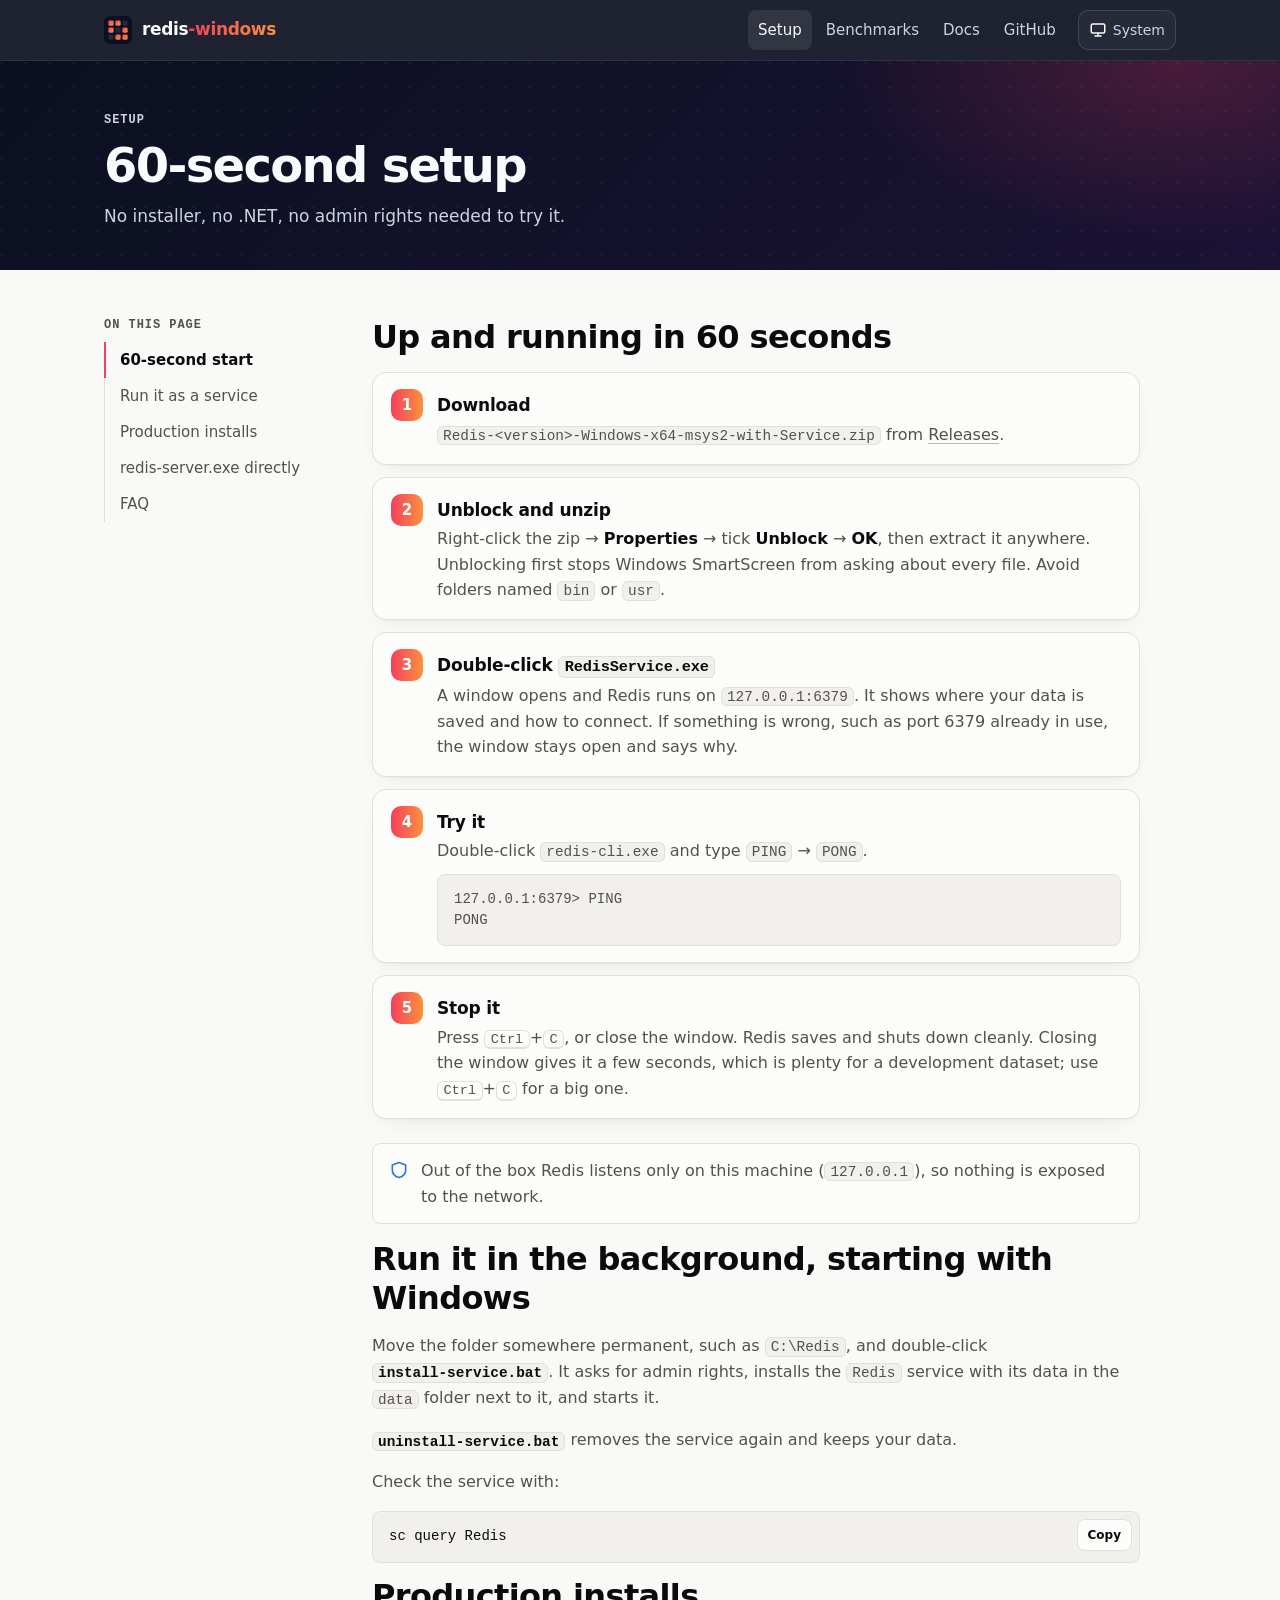
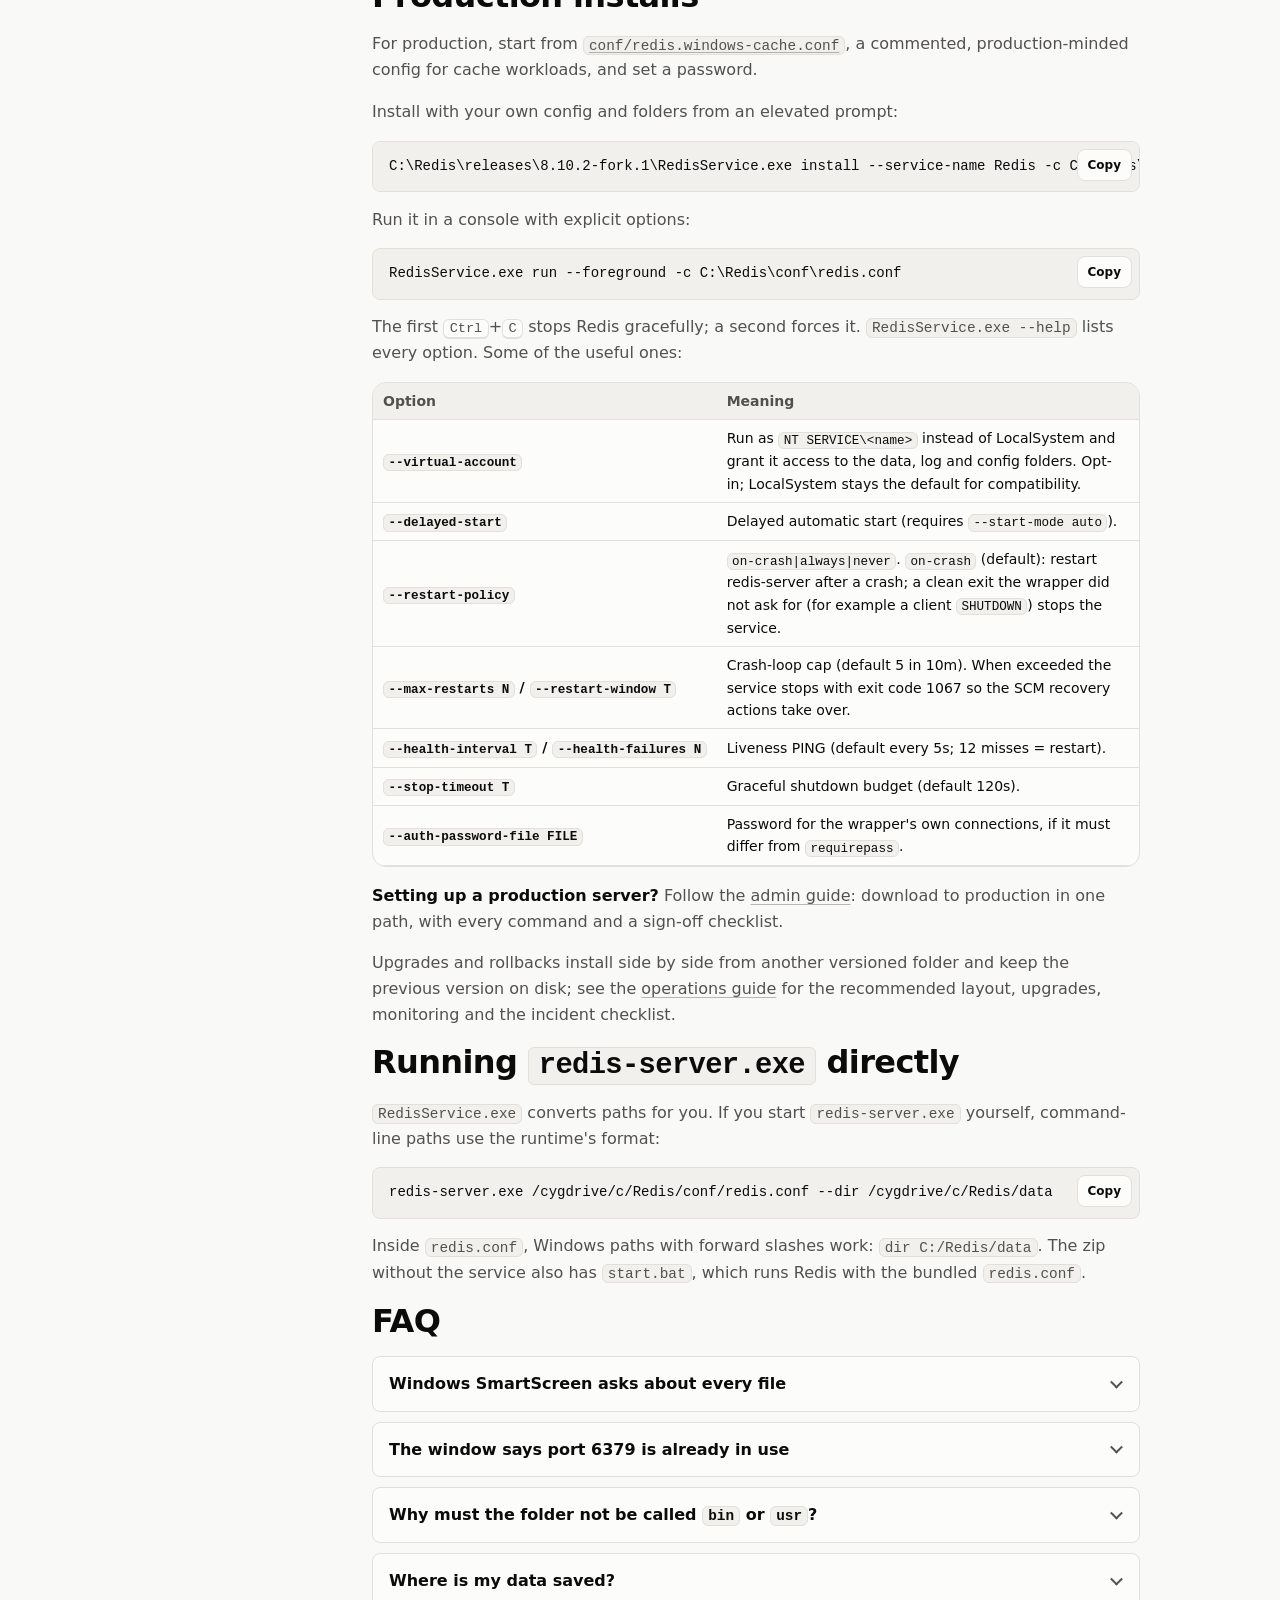
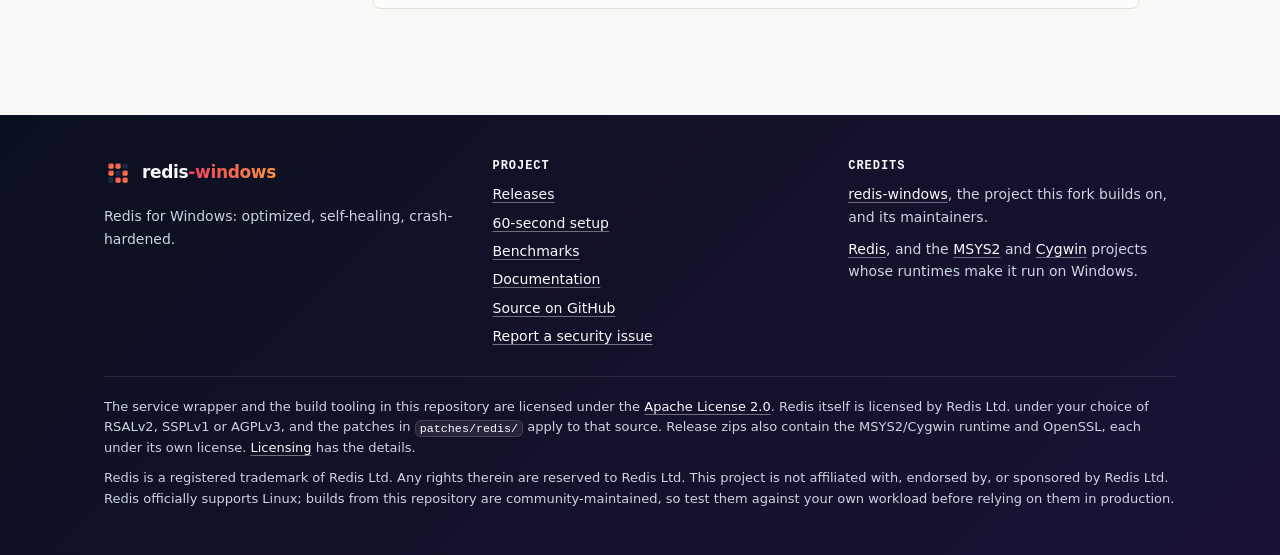
<file: site/setup.html>
<!doctype html>
<html lang="en">
<head>
<meta charset="utf-8">
<meta name="viewport" content="width=device-width, initial-scale=1">
<title>60-second setup · redis-windows</title>
<meta name="description" content="Download, unblock, double-click: Redis runs on 127.0.0.1:6379. Then install it as a Windows service with one more double-click.">
<link rel="canonical" href="https://ahmedawachi.github.io/redis-windows/setup.html">
<meta name="color-scheme" content="light dark">
<meta name="theme-color" content="#0B1020">
<meta property="og:type" content="website">
<meta property="og:site_name" content="redis-windows">
<meta property="og:title" content="60-second setup · redis-windows">
<meta property="og:description" content="No installer, no .NET, no admin rights needed to try it.">
<meta property="og:url" content="https://ahmedawachi.github.io/redis-windows/setup.html">
<meta property="og:image" content="https://ahmedawachi.github.io/redis-windows/assets/social-preview.png">
<meta property="og:image:width" content="1280">
<meta property="og:image:height" content="640">
<meta property="og:image:alt" content="redis-windows: Redis for Windows, optimized, self-healing, crash-hardened.">
<meta name="twitter:card" content="summary_large_image">
<meta name="twitter:title" content="60-second setup · redis-windows">
<meta name="twitter:description" content="No installer, no .NET, no admin rights needed to try it.">
<meta name="twitter:image" content="https://ahmedawachi.github.io/redis-windows/assets/social-preview.png">
<link rel="icon" href="assets/favicon.svg" type="image/svg+xml">
<link rel="stylesheet" href="assets/site.css">
<script src="js/theme.js"></script>
<script type="module" src="js/toc.js"></script>
</head>
<body>
<a class="skip-link" href="#main">Skip to content</a>
<header class="site-header">
  <div class="wrap">
    <a class="brand" href="./"><img src="assets/favicon.svg" alt="" width="28" height="28"><span>redis<span class="accent-text">-windows</span></span></a>
    <nav id="site-nav" class="nav" aria-label="Main">
      <a href="setup.html" aria-current="page">Setup</a>
      <a href="benchmarks.html">Benchmarks</a>
      <a href="docs.html">Docs</a>
      <a href="https://github.com/ahmedawachi/redis-windows">GitHub</a>
    </nav>
    <button class="icon-btn theme-btn" type="button" data-theme-toggle aria-label="Theme"></button>
    <button class="icon-btn menu-btn" type="button" data-menu-toggle aria-expanded="false" aria-controls="site-nav" aria-label="Menu"><svg viewBox="0 0 24 24" fill="none" stroke="currentColor" stroke-width="2" stroke-linecap="round" aria-hidden="true"><path d="M4 7h16M4 12h16M4 17h16"/></svg></button>
  </div>
</header>

<main id="main">
  <section class="page-hero">
    <div class="wrap">
      <span class="eyebrow">Setup</span>
      <h1>60-second setup</h1>
      <p>No installer, no .NET, no admin rights needed to try it.</p>
    </div>
  </section>

  <div class="wrap layout-aside">
    <nav class="toc" aria-label="On this page">
      <div class="toc-inner">
        <h2>On this page</h2>
        <ol>
          <li><a href="#try">60-second start</a></li>
          <li><a href="#service">Run it as a service</a></li>
          <li><a href="#production">Production installs</a></li>
          <li><a href="#direct">redis-server.exe directly</a></li>
          <li><a href="#faq">FAQ</a></li>
        </ol>
      </div>
    </nav>

    <div class="prose">
      <section id="try" aria-labelledby="try-title">
        <h2 id="try-title">Up and running in 60 seconds</h2>
        <ol class="steps">
          <li>
            <h3>Download</h3>
            <p><code class="brk">Redis-&lt;version&gt;-Windows-x64-msys2-with-Service.zip</code> from <a href="https://github.com/ahmedawachi/redis-windows/releases">Releases</a>.</p>
          </li>
          <li>
            <h3>Unblock and unzip</h3>
            <p>Right-click the zip → <strong>Properties</strong> → tick <strong>Unblock</strong> → <strong>OK</strong>, then extract it anywhere. Unblocking first stops Windows SmartScreen from asking about every file. Avoid folders named <code>bin</code> or <code>usr</code>.</p>
          </li>
          <li>
            <h3>Double-click <code>RedisService.exe</code></h3>
            <p>A window opens and Redis runs on <code>127.0.0.1:6379</code>. It shows where your data is saved and how to connect. If something is wrong, such as port 6379 already in use, the window stays open and says why.</p>
          </li>
          <li>
            <h3>Try it</h3>
            <p>Double-click <code>redis-cli.exe</code> and type <code>PING</code> → <code>PONG</code>.</p>
            <pre class="term"><code><span class="prompt">127.0.0.1:6379&gt;</span> PING
PONG</code></pre>
          </li>
          <li>
            <h3>Stop it</h3>
            <p>Press <kbd>Ctrl</kbd>+<kbd>C</kbd>, or close the window. Redis saves and shuts down cleanly. Closing the window gives it a few seconds, which is plenty for a development dataset; use <kbd>Ctrl</kbd>+<kbd>C</kbd> for a big one.</p>
          </li>
        </ol>
        <div class="callout" role="note">
          <svg viewBox="0 0 24 24" fill="none" stroke="currentColor" stroke-width="2" stroke-linecap="round" stroke-linejoin="round" aria-hidden="true"><path d="M12 3 4 6v6c0 5 3.5 8 8 9 4.5-1 8-4 8-9V6z"/></svg>
          <p>Out of the box Redis listens only on this machine (<code>127.0.0.1</code>), so nothing is exposed to the network.</p>
        </div>
      </section>

      <section id="service" aria-labelledby="service-title">
        <h2 id="service-title">Run it in the background, starting with Windows</h2>
        <p>Move the folder somewhere permanent, such as <code>C:\Redis</code>, and double-click <strong><code>install-service.bat</code></strong>. It asks for admin rights, installs the <code>Redis</code> service with its data in the <code>data</code> folder next to it, and starts it.</p>
        <p><strong><code>uninstall-service.bat</code></strong> removes the service again and keeps your data.</p>
        <p>Check the service with:</p>
        <div class="codeblock">
<pre><code>sc query Redis</code></pre>
          <button class="copy-btn" type="button" data-copy>Copy</button>
        </div>
      </section>

      <section id="production" aria-labelledby="production-title">
        <h2 id="production-title">Production installs</h2>
        <p>For production, start from <a href="https://github.com/ahmedawachi/redis-windows/blob/main/conf/redis.windows-cache.conf"><code class="brk">conf/redis.windows-cache.conf</code></a>, a commented, production-minded config for cache workloads, and set a password.</p>
        <p>Install with your own config and folders from an elevated prompt:</p>
        <div class="codeblock">
<pre><code>C:\Redis\releases\8.10.2-fork.1\RedisService.exe install --service-name Redis -c C:\Redis\conf\redis.conf --dir C:\Redis\data</code></pre>
          <button class="copy-btn" type="button" data-copy>Copy</button>
        </div>
        <p>Run it in a console with explicit options:</p>
        <div class="codeblock">
<pre><code>RedisService.exe run --foreground -c C:\Redis\conf\redis.conf</code></pre>
          <button class="copy-btn" type="button" data-copy>Copy</button>
        </div>
        <p>The first <kbd>Ctrl</kbd>+<kbd>C</kbd> stops Redis gracefully; a second forces it. <code>RedisService.exe --help</code> lists every option. Some of the useful ones:</p>
        <div class="card" style="overflow-x:auto;box-shadow:none">
          <table class="data-table opt-table" style="font-size:.875rem">
            <thead><tr><th scope="col">Option</th><th scope="col">Meaning</th></tr></thead>
            <tbody>
              <tr><th scope="row"><code>--virtual-account</code></th><td style="white-space:normal">Run as <code>NT SERVICE\&lt;name&gt;</code> instead of LocalSystem and grant it access to the data, log and config folders. Opt-in; LocalSystem stays the default for compatibility.</td></tr>
              <tr><th scope="row"><code>--delayed-start</code></th><td style="white-space:normal">Delayed automatic start (requires <code>--start-mode auto</code>).</td></tr>
              <tr><th scope="row"><code>--restart-policy</code></th><td style="white-space:normal"><code>on-crash|always|never</code>. <code>on-crash</code> (default): restart redis-server after a crash; a clean exit the wrapper did not ask for (for example a client <code>SHUTDOWN</code>) stops the service.</td></tr>
              <tr><th scope="row"><code>--max-restarts N</code> / <code>--restart-window T</code></th><td style="white-space:normal">Crash-loop cap (default 5 in 10m). When exceeded the service stops with exit code 1067 so the SCM recovery actions take over.</td></tr>
              <tr><th scope="row"><code>--health-interval T</code> / <code>--health-failures N</code></th><td style="white-space:normal">Liveness PING (default every 5s; 12 misses = restart).</td></tr>
              <tr><th scope="row"><code>--stop-timeout T</code></th><td style="white-space:normal">Graceful shutdown budget (default 120s).</td></tr>
              <tr><th scope="row"><code>--auth-password-file FILE</code></th><td style="white-space:normal">Password for the wrapper's own connections, if it must differ from <code>requirepass</code>.</td></tr>
            </tbody>
          </table>
        </div>
        <p style="margin-top:16px"><strong>Setting up a production server?</strong> Follow the <a href="docs.html?doc=admin">admin guide</a>: download to production in one path, with every command and a sign-off checklist.</p>
        <p style="margin-top:16px">Upgrades and rollbacks install side by side from another versioned folder and keep the previous version on disk; see the <a href="docs.html?doc=operations">operations guide</a> for the recommended layout, upgrades, monitoring and the incident checklist.</p>
      </section>

      <section id="direct" aria-labelledby="direct-title">
        <h2 id="direct-title">Running <code>redis-server.exe</code> directly</h2>
        <p><code>RedisService.exe</code> converts paths for you. If you start <code>redis-server.exe</code> yourself, command-line paths use the runtime's format:</p>
        <div class="codeblock">
<pre><code>redis-server.exe /cygdrive/c/Redis/conf/redis.conf --dir /cygdrive/c/Redis/data</code></pre>
          <button class="copy-btn" type="button" data-copy>Copy</button>
        </div>
        <p>Inside <code>redis.conf</code>, Windows paths with forward slashes work: <code>dir C:/Redis/data</code>. The zip without the service also has <code>start.bat</code>, which runs Redis with the bundled <code>redis.conf</code>.</p>
      </section>

      <section id="faq" class="faq" aria-labelledby="faq-title">
        <h2 id="faq-title">FAQ</h2>
        <details>
          <summary>Windows SmartScreen asks about every file</summary>
          <div class="faq-body">
            <p>Unblock the zip before extracting it: right-click → <strong>Properties</strong> → tick <strong>Unblock</strong> → <strong>OK</strong>. If you already extracted it, clear the "downloaded from the internet" marker on the folder from PowerShell:</p>
            <div class="codeblock">
<pre><code>Get-ChildItem C:\Redis\releases\8.10.2-fork.2 -Recurse | Unblock-File</code></pre>
              <button class="copy-btn" type="button" data-copy>Copy</button>
            </div>
          </div>
        </details>
        <details>
          <summary>The window says port 6379 is already in use</summary>
          <div class="faq-body">
            <p>Something else is already listening on the port, often another Redis. If you installed the service earlier with <code>install-service.bat</code>, it runs on <code>127.0.0.1:6379</code> and starts with Windows; check it with <code>sc query Redis</code>, or remove it with <code>uninstall-service.bat</code>, which keeps your data. The window stays open and says why it could not start, so nothing fails silently.</p>
          </div>
        </details>
        <details>
          <summary>Why must the folder not be called <code>bin</code> or <code>usr</code>?</summary>
          <div class="faq-body">
            <p>The MSYS2 runtime treats the folder <strong>two levels above</strong> the folder that holds <code>msys-2.0.dll</code> as its root <code>/</code>, and maps <code>/bin</code> to <code>&lt;root&gt;\usr\bin</code> (Cygwin: one level above). Unzip a package into a folder named <code>bin</code> or <code>usr</code> (for example <code>C:\bin\Redis-...</code>) and Redis cannot find its own config: <code class="brk">can't open config file /bin/...</code>. For the same reason, with <code class="brk">C:\Redis\releases\&lt;version&gt;\</code> as the release folder, never create <code>C:\Redis\bin</code>, <code>C:\Redis\usr</code> or <code>C:\Redis\etc\fstab</code>.</p>
          </div>
        </details>
        <details>
          <summary>Where is my data saved?</summary>
          <div class="faq-body">
            <p>When you double-click <code>RedisService.exe</code>, the window shows where your data is saved when Redis starts. The service that <code>install-service.bat</code> creates keeps its data and log in the <code>data</code> folder next to it, and <code>uninstall-service.bat</code> leaves that folder in place.</p>
            <p>For your own installs, pass <code>--dir</code> to <code>RedisService.exe install</code>, or set <code>dir</code> in <code>redis.conf</code> with an absolute Windows path and forward slashes, such as <code>dir "C:/Redis/data"</code>. Keep config, data and logs outside the versioned release folders, so an upgrade or rollback only swaps binaries.</p>
            <p>Old keys coming back after a restart with <code>save ""</code>? A leftover <code>dump.rdb</code> in <code>dir</code> is loaded at every startup and never rewritten. Stop the service, delete or rename it, and start it again.</p>
          </div>
        </details>
      </section>
    </div>
  </div>
</main>

<footer class="site-footer">
  <div class="wrap">
    <div class="foot-grid">
      <div>
        <a class="brand" href="./"><img src="assets/favicon.svg" alt="" width="28" height="28"><span>redis<span class="accent-text">-windows</span></span></a>
        <p style="margin-top:12px">Redis for Windows: optimized, self-healing, crash-hardened.</p>
      </div>
      <div>
        <h2>Project</h2>
        <ul>
          <li><a href="https://github.com/ahmedawachi/redis-windows/releases">Releases</a></li>
          <li><a href="setup.html">60-second setup</a></li>
          <li><a href="benchmarks.html">Benchmarks</a></li>
          <li><a href="docs.html">Documentation</a></li>
          <li><a href="https://github.com/ahmedawachi/redis-windows">Source on GitHub</a></li>
          <li><a href="https://github.com/ahmedawachi/redis-windows/security/advisories/new">Report a security issue</a></li>
        </ul>
      </div>
      <div>
        <h2>Credits</h2>
        <p><a href="https://github.com/redis-windows/redis-windows">redis-windows</a>, the project this fork builds on, and its maintainers.</p>
        <p><a href="https://github.com/redis/redis">Redis</a>, and the <a href="https://www.msys2.org">MSYS2</a> and <a href="https://cygwin.com">Cygwin</a> projects whose runtimes make it run on Windows.</p>
      </div>
    </div>
    <div class="fine">
      <p>The service wrapper and the build tooling in this repository are licensed under the <a href="https://github.com/ahmedawachi/redis-windows/blob/main/LICENSE">Apache License 2.0</a>. Redis itself is licensed by Redis Ltd. under your choice of RSALv2, SSPLv1 or AGPLv3, and the patches in <code>patches/redis/</code> apply to that source. Release zips also contain the MSYS2/Cygwin runtime and OpenSSL, each under its own license. <a href="docs.html?doc=licensing">Licensing</a> has the details.</p>
      <p>Redis is a registered trademark of Redis Ltd. Any rights therein are reserved to Redis Ltd. This project is not affiliated with, endorsed by, or sponsored by Redis Ltd. Redis officially supports Linux; builds from this repository are community-maintained, so test them against your own workload before relying on them in production.</p>
    </div>
  </div>
</footer>
</body>
</html>
</file>
<file: site/assets/site.css>
/* redis-windows site. One stylesheet, no build step.
   Neutral tokens carry the pages; the brand ink and accent gradient frame them. */

:root {
  color-scheme: light;
  --plane: #f9f9f7;
  --surface: #fcfcfb;
  --surface-2: #f1f0ec;
  --ink: #0b0b0b;
  --ink-2: #52514e;
  --muted: #898781;
  --grid: #e1e0d9;
  --axis: #c3c2b7;
  --border: #e1e0d9;
  --code-bg: #f1f0ec;

  --arm-fork: #2a78d6;
  --arm-baseline: #eb6834;
  --arm-o2: #1baf7a;
  --better: #2a78d6;
  --worse: #e34948;
  --neutral: #a9a79f;

  --brand-ink: #0b1020;
  --brand-ink-2: #1b1235;
  --accent-a: #f43f5e;
  --accent-b: #fb923c;
  --accent: linear-gradient(90deg, var(--accent-a), var(--accent-b));
  --on-brand: #f8fafc;
  --on-brand-2: #cbd5e1;
  --brand-tile: #1e2a44;
  --brand-line: #334155;

  --focus: #2a78d6;
  --radius: 14px;
  --radius-sm: 8px;
  --shadow: 0 1px 2px rgb(11 11 11 / 4%), 0 8px 24px -12px rgb(11 11 11 / 12%);

  --sans: system-ui, -apple-system, "Segoe UI", sans-serif;
  --mono: ui-monospace, "SF Mono", "Cascadia Code", Consolas, "Liberation Mono", monospace;
  --gutter: 16px;
  --maxw: 1120px;
}

@media (prefers-color-scheme: dark) {
  :root:not([data-theme="light"]) {
    color-scheme: dark;
    --plane: #0d0d0d;
    --surface: #1a1a19;
    --surface-2: #232321;
    --ink: #ffffff;
    --ink-2: #c3c2b7;
    --muted: #898781;
    --grid: #2c2c2a;
    --axis: #383835;
    --border: #2c2c2a;
    --code-bg: #232321;
    --arm-fork: #3987e5;
    --arm-baseline: #d95926;
    --arm-o2: #199e70;
    --better: #3987e5;
    --worse: #e66767;
    --neutral: #6f6e68;
    --focus: #3987e5;
    --shadow: 0 1px 2px rgb(0 0 0 / 40%), 0 8px 24px -12px rgb(0 0 0 / 60%);
  }
}

:root[data-theme="dark"] {
  color-scheme: dark;
  --plane: #0d0d0d;
  --surface: #1a1a19;
  --surface-2: #232321;
  --ink: #ffffff;
  --ink-2: #c3c2b7;
  --muted: #898781;
  --grid: #2c2c2a;
  --axis: #383835;
  --border: #2c2c2a;
  --code-bg: #232321;
  --arm-fork: #3987e5;
  --arm-baseline: #d95926;
  --arm-o2: #199e70;
  --better: #3987e5;
  --worse: #e66767;
  --neutral: #6f6e68;
  --focus: #3987e5;
  --shadow: 0 1px 2px rgb(0 0 0 / 40%), 0 8px 24px -12px rgb(0 0 0 / 60%);
}

@media (min-width: 720px) {
  :root { --gutter: 24px; }
}

/* ------------------------------------------------------------------ base */

*, *::before, *::after { box-sizing: border-box; }

[hidden] { display: none !important; }

html { -webkit-text-size-adjust: 100%; scroll-padding-top: 76px; }

body {
  margin: 0;
  background: var(--plane);
  color: var(--ink);
  font: 16px/1.6 var(--sans);
  overflow-x: hidden;
  min-height: 100vh;
  display: flex;
  flex-direction: column;
}

main { flex: 1 0 auto; }

img, svg { max-width: 100%; }

a { color: inherit; text-decoration-color: color-mix(in srgb, currentColor 40%, transparent); text-underline-offset: 3px; }
a:hover { text-decoration-color: currentColor; }

:focus-visible {
  outline: 2px solid var(--focus);
  outline-offset: 2px;
  border-radius: 4px;
}

h1, h2, h3, h4 { line-height: 1.2; margin: 0 0 .5em; letter-spacing: -0.01em; }
h2 { font-size: clamp(1.5rem, 1.2rem + 1.2vw, 2rem); letter-spacing: -0.02em; }
h3 { font-size: 1.125rem; }
p { margin: 0 0 1em; }

code, kbd, pre, samp { font-family: var(--mono); font-size: .9em; }
:not(pre) > code {
  background: var(--code-bg);
  border: 1px solid var(--border);
  border-radius: 6px;
  padding: .05em .35em;
  white-space: nowrap;
}
.md :not(pre) > code, .data-table code, code.brk { white-space: normal; overflow-wrap: anywhere; }
.hero :not(pre) > code, .page-hero :not(pre) > code, .road.explore :not(pre) > code, .site-footer :not(pre) > code {
  background: rgb(255 255 255 / 8%); border-color: rgb(255 255 255 / 14%); color: var(--on-brand);
}
kbd {
  border: 1px solid var(--border);
  border-bottom-width: 2px;
  border-radius: 6px;
  padding: .05em .4em;
  background: var(--surface);
  font-size: .85em;
}

pre {
  margin: 0 0 1em;
  padding: 14px 16px;
  background: var(--code-bg);
  border: 1px solid var(--border);
  border-radius: var(--radius-sm);
  overflow-x: auto;
  line-height: 1.5;
  tab-size: 4;
}
pre code { background: none; border: 0; padding: 0; font-size: .875rem; }

.wrap { width: 100%; max-width: var(--maxw); margin-inline: auto; padding-inline: var(--gutter); }

.skip-link {
  position: absolute; left: 8px; top: -48px; z-index: 100;
  background: var(--surface); color: var(--ink); padding: 8px 12px; border-radius: 8px;
}
.skip-link:focus { top: 8px; }

.visually-hidden {
  position: absolute !important; width: 1px; height: 1px; overflow: hidden;
  clip: rect(0 0 0 0); clip-path: inset(50%); white-space: nowrap;
}

.accent-text {
  background: var(--accent);
  -webkit-background-clip: text; background-clip: text;
  color: transparent;
}

/* ------------------------------------------------------------------ header */

.site-header {
  position: sticky; top: 0; z-index: 50;
  background: color-mix(in srgb, var(--brand-ink) 92%, transparent);
  -webkit-backdrop-filter: saturate(140%) blur(10px);
  backdrop-filter: saturate(140%) blur(10px);
  border-bottom: 1px solid rgb(255 255 255 / 8%);
  color: var(--on-brand);
}
.site-header .wrap { display: flex; align-items: center; gap: 12px; min-height: 60px; }

.brand {
  display: inline-flex; align-items: center; gap: 10px;
  font-weight: 800; font-size: 1.0625rem; letter-spacing: -0.02em;
  text-decoration: none; color: var(--on-brand); margin-right: auto;
}
.brand img { width: 28px; height: 28px; }

.nav { display: flex; align-items: center; gap: 4px; }
.nav a {
  color: var(--on-brand-2); text-decoration: none; font-size: .9375rem; font-weight: 500;
  padding: 8px 10px; border-radius: 8px;
}
.nav a:hover { color: var(--on-brand); background: rgb(255 255 255 / 6%); }
.nav a[aria-current="page"] { color: var(--on-brand); background: rgb(255 255 255 / 9%); }

.icon-btn {
  display: inline-flex; align-items: center; justify-content: center; gap: 6px;
  min-width: 40px; min-height: 40px; padding: 0 10px;
  border-radius: 10px; border: 1px solid rgb(255 255 255 / 12%);
  background: rgb(255 255 255 / 4%); color: var(--on-brand);
  font: inherit; font-size: .875rem; cursor: pointer;
}
.icon-btn:hover { background: rgb(255 255 255 / 9%); }
.icon-btn svg { width: 18px; height: 18px; flex: none; }
.theme-btn .theme-label { color: var(--on-brand-2); }

.menu-btn { display: none; }

@media (max-width: 719px) {
  .menu-btn { display: inline-flex; }
  .theme-btn .theme-label { display: none; }
  .nav {
    position: absolute; left: 0; right: 0; top: 100%;
    flex-direction: column; align-items: stretch; gap: 2px;
    padding: 8px var(--gutter) 14px;
    background: var(--brand-ink);
    border-bottom: 1px solid rgb(255 255 255 / 10%);
    display: none;
  }
  .nav.is-open { display: flex; }
  .nav a { padding: 12px 10px; }
}

/* ------------------------------------------------------------------ buttons */

.btn {
  display: inline-flex; align-items: center; justify-content: center; gap: 8px;
  min-height: 44px; padding: 0 18px; border-radius: 12px;
  font: inherit; font-weight: 600; font-size: .9375rem; text-decoration: none; cursor: pointer;
  border: 1px solid transparent; transition: transform .15s ease, background-color .15s ease, border-color .15s ease;
}
.btn svg { width: 18px; height: 18px; flex: none; }
.btn:hover { transform: translateY(-1px); }
.btn-primary { background: var(--accent); color: #fff; box-shadow: 0 10px 30px -12px rgb(244 63 94 / 70%); }
.btn-ghost { background: rgb(255 255 255 / 5%); color: var(--on-brand); border-color: rgb(255 255 255 / 16%); }
.btn-ghost:hover { background: rgb(255 255 255 / 10%); }
.btn-quiet { background: var(--surface); color: var(--ink); border-color: var(--border); }
.btn-quiet:hover { background: var(--surface-2); }

/* ------------------------------------------------------------------ hero */

.hero {
  position: relative; isolation: isolate; overflow: hidden;
  color: var(--on-brand);
  background:
    radial-gradient(40rem 26rem at 88% 18%, rgb(244 63 94 / 24%), transparent 70%),
    linear-gradient(135deg, var(--brand-ink), var(--brand-ink-2));
}
.hero::before {
  content: ""; position: absolute; inset: 0; z-index: -1;
  background-image: radial-gradient(circle at 2px 2px, rgb(255 255 255 / 5%) 1.2px, transparent 1.6px);
  background-size: 24px 24px;
}
.hero-inner {
  display: grid; grid-template-columns: minmax(0, 1fr); gap: 32px;
  padding-block: 56px 32px;
}
@media (min-width: 900px) {
  .hero-inner { grid-template-columns: minmax(0, 1.35fr) minmax(0, 1fr); align-items: center; padding-block: 88px 48px; }
}
.hero h1 {
  font-size: clamp(2.6rem, 1.6rem + 5vw, 4.9rem);
  font-weight: 800; letter-spacing: -0.045em; margin: 0 0 12px; line-height: 1;
  overflow-wrap: anywhere;
}
.hero .tagline { font-size: clamp(1.0625rem, 1rem + .45vw, 1.375rem); font-weight: 500; color: var(--on-brand-2); margin-bottom: 18px; text-wrap: balance; }
.hero .lead { color: var(--on-brand-2); max-width: 40rem; font-size: 1.0625rem; }
.chips { display: flex; flex-wrap: wrap; gap: 8px; margin: 22px 0 28px; padding: 0; list-style: none; }
.chips li {
  font-family: var(--mono); font-size: .8125rem; font-weight: 600; color: #e2e8f0;
  background: #1e293b; border: 1px solid var(--brand-line); border-radius: 999px; padding: 5px 12px;
}
.cta-row { display: flex; flex-wrap: wrap; gap: 10px; }
.cta-note { margin: 14px 0 0; color: var(--on-brand-2); font-size: .9375rem; }
.qs-steps { list-style: none; margin: 0; padding: 0; }
.qs-steps h3 code { font-size: .95em; }
.qs-cta { margin-top: 20px; }
.docs-quickstart { margin: 24px 0 0; }

.tiles {
  --t: 34px;
  display: grid; grid-template-columns: repeat(7, var(--t)); gap: 10px;
  justify-content: center; align-content: center; position: relative;
}
.tiles::after {
  content: "MSYS2 · Cygwin · Redis 8.10"; grid-column: 1 / -1; text-align: center;
  font: 600 .8125rem var(--mono); color: var(--on-brand-2); opacity: .8; margin-top: 10px;
}
.tile { width: var(--t); height: var(--t); border-radius: 8px; background: var(--brand-tile); opacity: .85; }
.tile.on { background: linear-gradient(135deg, var(--accent-a), var(--accent-b)); opacity: .92; }
.tile.pulse { animation: pulse 3s ease-in-out infinite; }
.tile.fail { animation: fail 6s ease-in-out infinite; }
@keyframes pulse { 0%, 100% { opacity: .55; } 50% { opacity: 1; } }
@keyframes fail {
  0%, 30% { filter: none; opacity: 1; }
  38% { filter: saturate(.3) brightness(.45); opacity: 1; }
  46%, 58% { opacity: .15; }
  72%, 100% { filter: none; opacity: 1; }
}
@media (max-width: 899px) { .tiles { display: none; } }

.heartbeat {
  position: absolute; left: 0; right: 0; bottom: 14px; height: 64px; width: 100%;
  z-index: -1; pointer-events: none; opacity: .55;
}
.heartbeat path { stroke-dasharray: 1000; stroke-dashoffset: 1000; animation: draw 6s linear infinite; }
@keyframes draw { 0% { stroke-dashoffset: 1000; opacity: 1; } 70% { stroke-dashoffset: 0; opacity: 1; } 100% { stroke-dashoffset: 0; opacity: 0; } }

@media (prefers-reduced-motion: reduce) {
  .heartbeat path { animation: none; stroke-dashoffset: 0; }
  .tile.pulse, .tile.fail { animation: none; }
  .btn, .btn:hover { transition: none; transform: none; }
  html { scroll-behavior: auto; }
}

/* page hero (inner pages) */
.page-hero {
  position: relative; isolation: isolate; overflow: hidden; color: var(--on-brand);
  background:
    radial-gradient(30rem 16rem at 92% 0%, rgb(244 63 94 / 22%), transparent 70%),
    linear-gradient(135deg, var(--brand-ink), var(--brand-ink-2));
}
.page-hero::before {
  content: ""; position: absolute; inset: 0; z-index: -1;
  background-image: radial-gradient(circle at 2px 2px, rgb(255 255 255 / 5%) 1.2px, transparent 1.6px);
  background-size: 24px 24px;
}
.page-hero .wrap { padding-block: 44px 40px; }
.page-hero h1 { font-size: clamp(2rem, 1.5rem + 2.4vw, 3rem); font-weight: 800; letter-spacing: -0.035em; margin-bottom: 8px; }
.page-hero p { color: var(--on-brand-2); max-width: 44rem; margin: 0; font-size: 1.0625rem; }
.eyebrow {
  display: inline-block; font: 600 .75rem var(--mono); letter-spacing: .08em; text-transform: uppercase;
  color: var(--on-brand-2); margin-bottom: 10px;
}

/* ------------------------------------------------------------------ sections */

.section { padding-block: 64px; }
.section + .section { padding-top: 0; }
.section-head { max-width: 46rem; margin-bottom: 28px; }
.section-head p { color: var(--ink-2); font-size: 1.0625rem; margin: 0; }
.kicker { font: 600 .75rem var(--mono); letter-spacing: .08em; text-transform: uppercase; color: var(--ink-2); margin-bottom: 8px; display: block; }

.card {
  background: var(--surface); border: 1px solid var(--border); border-radius: var(--radius);
  box-shadow: var(--shadow);
}

.grid-2 { display: grid; gap: 16px; grid-template-columns: minmax(0, 1fr); }
.grid-3 { display: grid; gap: 16px; grid-template-columns: minmax(0, 1fr); }
@media (min-width: 720px) { .grid-2 { grid-template-columns: repeat(2, minmax(0, 1fr)); } .grid-3 { grid-template-columns: repeat(2, minmax(0, 1fr)); } }
@media (min-width: 1000px) { .grid-3 { grid-template-columns: repeat(3, minmax(0, 1fr)); } }

.why { padding: 22px 22px 18px; }
.why .num {
  display: inline-grid; place-items: center; width: 30px; height: 30px; border-radius: 9px;
  background: var(--accent); color: #fff; font-weight: 700; font-size: .875rem; margin-bottom: 12px;
}
.why p { color: var(--ink-2); margin: 0; }
.why p strong { color: var(--ink); }

.feature { padding: 22px; display: flex; flex-direction: column; gap: 10px; }
.feature h3 { margin: 0; display: flex; align-items: center; gap: 10px; }
.feature p { color: var(--ink-2); margin: 0; }
.feature p strong { color: var(--ink); }
.f-icon {
  flex: none; width: 36px; height: 36px; border-radius: 10px; display: grid; place-items: center;
  background: linear-gradient(135deg, var(--brand-ink), var(--brand-ink-2));
  border: 1px solid rgb(255 255 255 / 6%);
}
.f-icon svg { width: 20px; height: 20px; }
.f-tags { display: flex; flex-wrap: wrap; gap: 6px; margin-top: auto; padding-top: 4px; }
.f-tags code { font-size: .8125rem; }

/* fork vs upstream table */
.compare { width: 100%; border-collapse: separate; border-spacing: 0; overflow: hidden; }
.compare th, .compare td { text-align: left; vertical-align: top; padding: 14px 18px; border-bottom: 1px solid var(--border); }
.compare thead th { font-size: .8125rem; font-weight: 600; color: var(--ink-2); background: var(--surface-2); }
.compare tbody th { font-weight: 600; width: 26%; }
.compare td:first-of-type { color: var(--ink-2); width: 34%; }
.compare tr:last-child > * { border-bottom: 0; }
.compare .fork-col { position: relative; }
.compare thead .fork-col::after { content: ""; position: absolute; left: 0; right: 0; top: 0; height: 3px; background: var(--accent); }
@media (max-width: 719px) {
  .compare thead { position: absolute; width: 1px; height: 1px; overflow: hidden; clip-path: inset(50%); }
  .compare, .compare tbody, .compare tr, .compare th, .compare td { display: block; width: auto !important; }
  .compare tr { padding: 14px 16px; border-bottom: 1px solid var(--border); }
  .compare tr:last-child { border-bottom: 0; }
  .compare th, .compare td { padding: 0; border: 0; }
  .compare tbody th { margin-bottom: 8px; }
  .compare td::before {
    content: attr(data-label); display: block; font: 600 .6875rem var(--mono);
    text-transform: uppercase; letter-spacing: .06em; color: var(--ink-2); margin-bottom: 2px;
  }
  .compare td + td { margin-top: 10px; }
}

/* pipeline diagram */
.pipeline { padding: 20px; }
.pipeline svg { display: block; width: 100%; height: auto; }
.pipeline .tall { display: none; max-width: 360px; margin-inline: auto; }
@media (max-width: 759px) { .pipeline .wide { display: none; } .pipeline .tall { display: block; } }
.pl-node { fill: var(--surface-2); stroke: var(--border); }
.pl-node.accent { fill: none; stroke: url(#pl-acc); stroke-width: 1.5; }
.pl-text { fill: var(--ink); font: 600 14px var(--sans); }
.pl-sub { fill: var(--ink-2); font: 500 12px var(--mono); }
.pl-edge { stroke: var(--axis); stroke-width: 1.5; fill: none; }
.pl-arrow { fill: var(--axis); }
.pl-group { fill: none; stroke: var(--border); stroke-dasharray: none; }
.pl-group-label { fill: var(--ink-2); font: 600 11px var(--mono); letter-spacing: .06em; }
.build-notes { margin-top: 20px; color: var(--ink-2); }
.build-notes ul { margin: .5em 0 1em; padding-left: 1.2em; }
.build-notes li { margin: .25em 0; }

/* roadmap */
.road { padding: 22px; }
.road h3 { display: flex; align-items: center; gap: 8px; }
.road ul { margin: 0; padding-left: 1.1em; color: var(--ink-2); }
.road li { margin: .35em 0; }
.road p { color: var(--ink-2); margin: 0; }
.road .pill {
  font: 600 .6875rem var(--mono); text-transform: uppercase; letter-spacing: .06em;
  padding: 3px 8px; border-radius: 999px; border: 1px solid var(--border); color: var(--ink-2);
}
.road.explore {
  grid-column: 1 / -1; color: var(--on-brand); border: 0;
  background:
    radial-gradient(24rem 14rem at 100% 0%, rgb(251 146 60 / 20%), transparent 70%),
    linear-gradient(135deg, var(--brand-ink), var(--brand-ink-2));
}
.road.explore p { color: var(--on-brand-2); max-width: 60rem; }
.road.explore p strong { color: var(--on-brand); }
.road.explore .pill { color: var(--on-brand-2); border-color: rgb(255 255 255 / 18%); }

/* ------------------------------------------------------------------ stat tiles */

.stat-row { display: grid; gap: 12px; grid-template-columns: minmax(0, 1fr); }
@media (min-width: 560px) { .stat-row { grid-template-columns: repeat(2, minmax(0, 1fr)); } }
@media (min-width: 1000px) { .stat-row { grid-template-columns: repeat(4, minmax(0, 1fr)); } }

.stat { padding: 16px 18px; display: flex; flex-direction: column; gap: 4px; min-width: 0; }
.stat-label { font-size: .875rem; color: var(--ink-2); }
.stat-value { font-size: 1.75rem; font-weight: 650; letter-spacing: -0.02em; line-height: 1.15; }
.stat-value .unit { font-size: .9375rem; font-weight: 500; color: var(--ink-2); margin-left: 4px; letter-spacing: 0; }
.stat-delta { display: flex; align-items: center; gap: 8px; font-size: .875rem; color: var(--ink); }
.stat-delta .dir {
  flex: none; width: 20px; height: 20px; border-radius: 6px; display: grid; place-items: center;
  background: var(--neutral); color: #fff;
}
.stat-delta .dir svg { width: 12px; height: 12px; }
.stat-delta.better .dir { background: var(--better); }
.stat-delta.worse .dir { background: var(--worse); }
.stat-vs { font-size: .8125rem; color: var(--ink-2); }

/* the home stat row lives on the dark hero */
.hero-stats { margin-top: 8px; }
.hero-stats .stat {
  background: rgb(255 255 255 / 4%); border: 1px solid rgb(255 255 255 / 10%); border-radius: var(--radius);
  -webkit-backdrop-filter: blur(6px); backdrop-filter: blur(6px);
}
.hero-stats .stat-label, .hero-stats .stat-vs, .hero-stats .stat-value .unit { color: var(--on-brand-2); }
.hero-stats .stat-delta { color: var(--on-brand); }
.hero-stats .stat-delta.better .dir { background: #3987e5; }
.hero-stats .stat-delta.worse .dir { background: #e66767; }
.hero-stats .stat-delta .dir { background: #6f6e68; }
.hero-stats-meta { display: flex; flex-wrap: wrap; align-items: center; gap: 8px 14px; margin-top: 12px; font-size: .8125rem; color: var(--on-brand-2); }
.hero-stats-meta a { color: var(--on-brand); font-weight: 600; }

.badge {
  display: inline-flex; align-items: center; gap: 6px; vertical-align: middle;
  font: 600 .6875rem var(--mono); letter-spacing: .04em; text-transform: uppercase;
  padding: 3px 8px; border-radius: 999px; border: 1px solid var(--border);
  color: var(--ink); background: var(--surface-2); white-space: nowrap;
}
.badge.proxy::before { content: ""; width: 7px; height: 7px; border-radius: 50%; background: var(--worse); }
.badge.ci::before { content: ""; width: 7px; height: 7px; border-radius: 50%; background: var(--better); }
.hero .badge, .page-hero .badge { background: rgb(255 255 255 / 6%); border-color: rgb(255 255 255 / 16%); color: var(--on-brand); }

/* ------------------------------------------------------------------ setup page */

.layout-aside { display: grid; gap: 32px; grid-template-columns: minmax(0, 1fr); padding-block: 48px 72px; }
@media (min-width: 1000px) { .layout-aside { grid-template-columns: 220px minmax(0, 1fr); gap: 48px; } }
.toc { font-size: .9375rem; }
.toc-inner { position: sticky; top: 84px; }
.toc h2 { font-size: .75rem; font-family: var(--mono); letter-spacing: .08em; text-transform: uppercase; color: var(--ink-2); margin-bottom: 10px; }
.toc ol, .toc ul { list-style: none; margin: 0; padding: 0; border-left: 1px solid var(--border); }
.toc a { display: block; padding: 6px 0 6px 14px; margin-left: -1px; border-left: 2px solid transparent; color: var(--ink-2); text-decoration: none; }
.toc a:hover { color: var(--ink); }
.toc a[aria-current="true"] { color: var(--ink); border-left-color: var(--accent-a); font-weight: 600; }
@media (max-width: 999px) {
  .toc-inner { position: static; }
  .toc ol, .toc ul { display: flex; flex-wrap: wrap; gap: 6px; border: 0; }
  .toc a { border: 1px solid var(--border); border-radius: 999px; padding: 6px 12px; margin: 0; background: var(--surface); }
  .toc a[aria-current="true"] { border-color: var(--accent-a); }
}

.prose { max-width: 48rem; min-width: 0; }
.prose h2 { margin-top: 56px; scroll-margin-top: 80px; }
.prose > section:first-child h2, .prose h2:first-child { margin-top: 0; }
.prose h3 { margin-top: 28px; }
.prose p, .prose li { color: var(--ink-2); }
.prose strong { color: var(--ink); }
.prose ul, .prose ol { padding-left: 1.3em; }
.prose li { margin: .3em 0; }

.steps, .prose .steps { list-style: none; margin: 0 0 24px; padding: 0; counter-reset: step; display: grid; gap: 12px; }
.steps > li {
  counter-increment: step; position: relative; padding: 18px 18px 16px 64px; margin: 0;
  background: var(--surface); border: 1px solid var(--border); border-radius: var(--radius); box-shadow: var(--shadow);
}
.steps > li::before {
  content: counter(step); position: absolute; left: 18px; top: 16px;
  width: 32px; height: 32px; border-radius: 10px; display: grid; place-items: center;
  background: var(--accent); color: #fff; font-weight: 700; font-size: .9375rem;
}
.steps > li h3 { margin: 4px 0 6px; font-size: 1.0625rem; color: var(--ink); }
.steps > li p { margin: 0 0 .5em; }
.steps > li p:last-child { margin-bottom: 0; }
.steps > li pre { margin: 10px 0 0; }
.term { font-family: var(--mono); font-size: .875rem; }
.term .prompt { color: var(--ink-2); }

.callout {
  display: flex; gap: 12px; padding: 14px 16px; border-radius: var(--radius-sm);
  border: 1px solid var(--border); background: var(--surface); margin: 16px 0;
}
.callout svg { flex: none; width: 20px; height: 20px; margin-top: 2px; color: var(--better); }
.callout p { margin: 0; }

.codeblock { position: relative; }
.codeblock pre { padding-right: 76px; }
.copy-btn {
  position: absolute; top: 8px; right: 8px; min-height: 32px; padding: 0 10px;
  font: 600 .75rem var(--sans); border-radius: 8px; cursor: pointer;
  background: var(--surface); color: var(--ink); border: 1px solid var(--border);
}
.copy-btn:hover { background: var(--surface-2); }

.faq details {
  background: var(--surface); border: 1px solid var(--border); border-radius: var(--radius-sm);
  margin-bottom: 10px;
}
.faq summary {
  cursor: pointer; padding: 14px 44px 14px 16px; font-weight: 600; color: var(--ink);
  list-style: none; position: relative; border-radius: var(--radius-sm);
}
.faq summary::-webkit-details-marker { display: none; }
.faq summary::after {
  content: ""; position: absolute; right: 18px; top: 50%; width: 9px; height: 9px;
  border-right: 2px solid var(--ink-2); border-bottom: 2px solid var(--ink-2);
  transform: translateY(-70%) rotate(45deg); transition: transform .15s ease;
}
.faq details[open] summary::after { transform: translateY(-30%) rotate(-135deg); }
.faq .faq-body { padding: 0 16px 12px; }

/* ------------------------------------------------------------------ docs page */

.docs-layout { display: grid; gap: 24px; grid-template-columns: minmax(0, 1fr); padding-block: 40px 72px; }
@media (min-width: 1000px) { .docs-layout { grid-template-columns: 240px minmax(0, 1fr); gap: 48px; } }
.docs-nav .toc-inner { display: grid; gap: 22px; }
.docs-nav .doc-list a { font-weight: 500; }
.docs-nav .doc-list a small { display: block; font-weight: 400; color: var(--ink-2); font-size: .8125rem; }
.docs-nav .headings { max-height: calc(100vh - 260px); overflow: auto; }
@media (max-width: 999px) { .docs-nav .headings { display: none; } .docs-nav .doc-list a small { display: none; } }

.md { max-width: 50rem; min-width: 0; }
.md h1 { font-size: clamp(1.9rem, 1.5rem + 1.6vw, 2.5rem); letter-spacing: -0.03em; margin-bottom: 20px; }
.md h2 { margin-top: 2.2em; padding-top: .4em; border-top: 1px solid var(--border); font-size: 1.5rem; }
.md h3 { margin-top: 1.8em; }
.md h4 { margin-top: 1.4em; }
.md h1, .md h2, .md h3, .md h4 { position: relative; scroll-margin-top: 80px; }
.md .anchor {
  margin-left: 8px; color: var(--ink-2); text-decoration: none; font-weight: 400; opacity: 0;
  padding: 0 4px; border-radius: 4px;
}
.md h1:hover .anchor, .md h2:hover .anchor, .md h3:hover .anchor, .md h4:hover .anchor, .md .anchor:focus { opacity: 1; }
.md p, .md li { color: var(--ink-2); }
.md strong { color: var(--ink); }
.md blockquote { margin: 1em 0; padding: 4px 16px; border-left: 3px solid var(--accent-a); background: var(--surface); border-radius: 0 8px 8px 0; }
.md table { border-collapse: collapse; margin: 1em 0; font-size: .9375rem; display: block; overflow-x: auto; max-width: 100%; }
.md th, .md td { border: 1px solid var(--border); padding: 8px 12px; text-align: left; vertical-align: top; }
.md th { background: var(--surface-2); }
.md td { background: var(--surface); }
.md hr { border: 0; border-top: 1px solid var(--border); margin: 2em 0; }
.md img { max-width: 100%; }
.md pre { position: relative; }
.md pre:has(.code-lang) { padding-top: 30px; }
.md .code-lang {
  position: absolute; top: 6px; right: 10px; font: 600 .6875rem var(--mono); letter-spacing: .05em;
  text-transform: uppercase; color: var(--ink-2);
}
.doc-status { padding: 24px; color: var(--ink-2); }

/* ------------------------------------------------------------------ benchmarks page */

.controls {
  display: flex; flex-wrap: wrap; align-items: end; gap: 12px 16px;
  padding: 14px 0; margin-bottom: 20px; border-bottom: 1px solid var(--border);
}
.control { display: grid; gap: 4px; min-width: 0; }
.control label { font-size: .8125rem; font-weight: 600; color: var(--ink-2); }
.control select {
  font: inherit; font-size: .9375rem; color: var(--ink); background: var(--surface);
  border: 1px solid var(--border); border-radius: 10px; min-height: 40px; padding: 0 36px 0 12px;
  max-width: 100%; min-width: 0; width: 100%;
  appearance: none; -webkit-appearance: none;
  background-image: linear-gradient(45deg, transparent 50%, var(--ink-2) 50%), linear-gradient(135deg, var(--ink-2) 50%, transparent 50%);
  background-position: calc(100% - 18px) 55%, calc(100% - 13px) 55%;
  background-size: 5px 5px; background-repeat: no-repeat;
}
.control-dataset { flex: 1 1 320px; max-width: 520px; }
.control-toolchain { flex: 0 1 200px; }
.controls .spacer { flex: 1 1 auto; }
.controls .data-link { font-size: .875rem; color: var(--ink-2); align-self: center; }

.notice {
  display: flex; gap: 14px; align-items: flex-start; padding: 16px 18px; margin-bottom: 20px;
  border-radius: var(--radius); border: 1px solid var(--border); background: var(--surface);
}
.notice svg { flex: none; width: 22px; height: 22px; margin-top: 1px; color: var(--ink-2); }
.notice.proxy { border-left: 4px solid var(--worse); }
.notice h2 { font-size: 1.0625rem; margin: 0 0 4px; letter-spacing: 0; }
.notice p { margin: 0; color: var(--ink-2); }
.notice p + p { margin-top: 6px; }

.bench-area { transition: opacity .18s ease; }
.bench-area.is-stale { opacity: .45; }

.hero-fig { padding: 24px; display: grid; gap: 20px; grid-template-columns: minmax(0, 1fr); margin-bottom: 16px; }
@media (min-width: 860px) { .hero-fig { grid-template-columns: minmax(0, 1.2fr) minmax(0, 1fr); align-items: center; padding: 28px 32px; } }
.hero-fig .hf-kicker { font-size: .875rem; color: var(--ink-2); margin: 0 0 6px; display: flex; flex-wrap: wrap; align-items: center; gap: 8px; }
.hero-num { font-size: clamp(3.4rem, 2.2rem + 5vw, 5.5rem); font-weight: 700; letter-spacing: -0.05em; line-height: 1; }
.hero-num .x { font-weight: 600; color: var(--ink-2); margin-left: 2px; }
.hero-words { font-size: clamp(1.125rem, 1rem + .6vw, 1.5rem); font-weight: 600; margin: 8px 0 6px; }
.hero-context { color: var(--ink-2); font-size: .9375rem; margin: 0; }
.hf-compare { display: grid; gap: 10px; }
.hf-bar-row { display: grid; grid-template-columns: 88px minmax(0, 1fr); gap: 10px; align-items: center; }
.hf-bar-row .who { font-size: .875rem; color: var(--ink-2); display: flex; align-items: center; gap: 6px; }
.hf-track { position: relative; height: 24px; }
.hf-bar { position: absolute; left: 0; top: 2px; height: 20px; border-radius: 0 4px 4px 0; }
.hf-val { position: absolute; top: 50%; transform: translateY(-50%); font-size: .8125rem; font-weight: 600; white-space: nowrap; color: var(--ink); }

.kpis { margin-bottom: 28px; }
.kpis .stat { background: var(--surface); border: 1px solid var(--border); border-radius: var(--radius); box-shadow: var(--shadow); }

.chart-grid { display: grid; gap: 20px; grid-template-columns: minmax(0, 1fr); }
@media (min-width: 1100px) { .chart-grid .half { grid-column: span 1; } .chart-grid.two { grid-template-columns: repeat(2, minmax(0, 1fr)); } }

/* ------------------------------------------------------------------ chart chrome */

.chart {
  margin: 0; padding: 20px 20px 18px; min-width: 0;
  background: var(--surface); border: 1px solid var(--border); border-radius: var(--radius); box-shadow: var(--shadow);
  display: grid; grid-template-columns: minmax(0, 1fr) auto; gap: 4px 16px;
}
@media (max-width: 559px) { .chart { padding: 16px 14px 14px; grid-template-columns: minmax(0, 1fr); } }
.chart > figcaption { grid-column: 1; min-width: 0; }
.chart-title { font-size: 1.0625rem; margin: 0 0 4px; display: flex; flex-wrap: wrap; align-items: center; gap: 6px 10px; }
.chart-sub { margin: 0; font-size: .875rem; color: var(--ink-2); }
.chart-tools { grid-column: 2; grid-row: 1; display: flex; flex-wrap: wrap; align-items: flex-start; justify-content: flex-end; gap: 8px; }
@media (max-width: 559px) { .chart-tools { grid-column: 1; grid-row: auto; justify-content: flex-start; margin-top: 8px; } }
.chart-legend, .chart-body, .chart-table, .chart-foot { grid-column: 1 / -1; min-width: 0; }
.chart-legend { display: flex; flex-wrap: wrap; gap: 6px 16px; margin: 12px 0 4px; font-size: .8125rem; color: var(--ink-2); padding: 0; list-style: none; }
.chart-legend li { display: inline-flex; align-items: center; gap: 6px; }
.chart-legend:empty { display: none; }
.chart-body { margin-top: 8px; }
.chart-table { margin-top: 12px; overflow-x: auto; }
.chart-foot { font-size: .8125rem; color: var(--ink-2); margin-top: 10px; }

.swatch { display: inline-block; width: 12px; height: 12px; border-radius: 3px; flex: none; background: var(--c, var(--neutral)); }
.swatch.dot { border-radius: 50%; }
.key-line { display: inline-block; width: 14px; height: 2px; border-radius: 2px; flex: none; background: var(--c, var(--neutral)); }

.arm-fork { --c: var(--arm-fork); }
.arm-baseline { --c: var(--arm-baseline); }
.arm-baseline-o2 { --c: var(--arm-o2); }
.arm-other { --c: var(--neutral); }
.dir-better { --c: var(--better); }
.dir-worse { --c: var(--worse); }
.dir-neutral { --c: var(--neutral); }

.seg { display: inline-flex; border: 1px solid var(--border); border-radius: 10px; padding: 2px; background: var(--surface-2); }
.seg button {
  font: inherit; font-size: .8125rem; font-weight: 600; color: var(--ink-2); background: transparent;
  border: 0; border-radius: 8px; min-height: 30px; padding: 0 10px; cursor: pointer;
}
.seg button[aria-pressed="true"] { background: var(--surface); color: var(--ink); box-shadow: 0 1px 2px rgb(0 0 0 / 12%); }
.tbl-btn {
  font: inherit; font-size: .8125rem; font-weight: 600; color: var(--ink); background: var(--surface);
  border: 1px solid var(--border); border-radius: 10px; min-height: 34px; padding: 0 12px; cursor: pointer;
  display: inline-flex; align-items: center; gap: 6px;
}
.tbl-btn svg { width: 14px; height: 14px; }
.tbl-btn:hover, .seg button:hover { color: var(--ink); }

/* plot primitives (HTML bars, positioned in %) */
.plot { position: relative; }
.facet + .facet { margin-top: 22px; }
.facet-title { font-size: .875rem; font-weight: 600; margin: 0 0 6px; color: var(--ink); }
.facet-title span { color: var(--ink-2); font-weight: 400; }
.rows { position: relative; }
.gridlines { position: absolute; inset: 0; pointer-events: none; }
.gridlines i { position: absolute; top: 0; bottom: 0; width: 1px; background: var(--grid); }
.gridlines i.zero { background: var(--axis); }
.gridlines i.mid { background: var(--axis); width: 1px; }
.grp {
  position: relative; z-index: 1; font: 600 .6875rem var(--mono); letter-spacing: .07em; text-transform: uppercase;
  color: var(--ink-2); background: var(--surface); padding: 12px 0 4px;
}
.grp:first-child, .gridlines + .grp { padding-top: 0; }
.gridlines + .row > .row-head { padding-top: 0; }
.row { position: relative; }
.row-head {
  position: relative; z-index: 1; display: flex; justify-content: space-between; gap: 12px;
  background: var(--surface); padding: 10px 0 3px; font-size: .8125rem; line-height: 1.35;
}
.row-label { color: var(--ink); min-width: 0; overflow-wrap: anywhere; }
.row-note { color: var(--ink-2); white-space: nowrap; font-variant-numeric: tabular-nums; }
.track { position: relative; }
.hit {
  position: relative; display: block; height: 24px; cursor: default; border-radius: 4px;
}
.hit:focus-visible { outline-offset: 0; }
.bar {
  position: absolute; top: 1px; height: 22px; background: var(--c);
  border-radius: 0 4px 4px 0; transition: filter .12s ease;
}
.bar.neg { border-radius: 4px 0 0 4px; }
.hit:hover .bar, .hit:focus-visible .bar, .hit.is-hot .bar { filter: brightness(1.12) saturate(1.05); box-shadow: 0 0 0 2px var(--surface), 0 0 0 3px var(--c); }
.bar-label {
  position: absolute; top: 50%; transform: translateY(-50%); font-size: .75rem; font-weight: 600;
  white-space: nowrap; color: var(--ink); pointer-events: none;
}
.bar-label.inside { color: #fff; }
.axis-row { position: relative; height: 22px; margin-top: 4px; font-size: .75rem; color: var(--ink-2); font-variant-numeric: tabular-nums; }
.axis-row span { position: absolute; top: 2px; white-space: nowrap; transform: translateX(-50%); }
.axis-row span.first { transform: none; }
.axis-row span.last { transform: translateX(-100%); }
.axis-caption { font-size: .75rem; color: var(--ink-2); text-align: right; margin-top: 2px; }

/* dumbbell */
.db-line { position: absolute; top: 11px; height: 2px; background: var(--axis); border-radius: 2px; }
.db-dot {
  position: absolute; top: 12px; width: 24px; height: 24px; margin: -12px 0 0 -12px; border-radius: 50%;
  display: grid; place-items: center; cursor: default; z-index: 1;
}
.db-dot::before {
  content: ""; width: 10px; height: 10px; border-radius: 50%; background: var(--c);
  box-shadow: 0 0 0 2px var(--surface);
  transition: transform .12s ease;
}
.db-dot:hover::before, .db-dot:focus-visible::before, .db-dot.is-hot::before { transform: scale(1.35); }
.db-dot:focus-visible { outline-offset: -2px; }
.db-track { position: relative; height: 24px; }

/* line chart */
.line-svg { display: block; width: 100%; overflow: visible; }
.line-svg .gl { stroke: var(--grid); stroke-width: 1; shape-rendering: crispEdges; }
.line-svg .ax { stroke: var(--axis); stroke-width: 1; shape-rendering: crispEdges; }
.line-svg .tk { fill: var(--ink-2); font: 12px var(--sans); font-variant-numeric: tabular-nums; }
.line-svg .series { fill: none; stroke: var(--c); stroke-width: 2; stroke-linecap: round; stroke-linejoin: round; }
.line-svg .pt { fill: var(--c); stroke: var(--surface); stroke-width: 2; }
.line-svg .pt.is-hot { r: 6; }
.line-svg .xh { stroke: var(--ink-2); stroke-width: 1; shape-rendering: crispEdges; }
.line-svg .overlay { fill: transparent; cursor: crosshair; }
.line-svg .overlay:focus { outline: none; }
.line-svg .overlay:focus-visible { stroke: var(--focus); stroke-width: 2; }
.line-svg .end-label { fill: var(--ink); font: 600 12px var(--sans); }

/* data tables */
.data-table { width: 100%; border-collapse: collapse; font-size: .8125rem; }
.data-table caption { text-align: left; font-weight: 600; padding-bottom: 6px; color: var(--ink); }
.data-table th, .data-table td { padding: 7px 10px; border-bottom: 1px solid var(--border); text-align: left; white-space: nowrap; }
.data-table thead th { color: var(--ink-2); font-weight: 600; background: var(--surface-2); }
.data-table td.num, .data-table th.num { text-align: right; font-variant-numeric: tabular-nums; }
.data-table td:first-child { white-space: normal; min-width: 160px; }
.data-table .th-arm { display: inline-flex; align-items: center; gap: 6px; }

/* tooltip */
.tip {
  position: fixed; z-index: 90; pointer-events: none; max-width: min(320px, calc(100vw - 16px));
  background: var(--surface); color: var(--ink); border: 1px solid var(--border); border-radius: 10px;
  box-shadow: 0 10px 30px -10px rgb(0 0 0 / 35%); padding: 10px 12px; font-size: .8125rem; line-height: 1.4;
}
.tip[hidden] { display: none; }
.tip-row { display: flex; align-items: center; gap: 8px; }
.tip-row + .tip-row { margin-top: 3px; }
.tip-val { font-weight: 650; font-variant-numeric: tabular-nums; }
.tip-lab { color: var(--ink-2); }
.tip-foot { color: var(--ink-2); margin-top: 6px; padding-top: 6px; border-top: 1px solid var(--border); }
.tip-foot + .tip-foot { border-top: 0; margin-top: 0; padding-top: 0; }
.tip-foot strong { color: var(--ink); font-weight: 600; }

/* methodology */
.method { padding: 24px; }
.method h2 { font-size: 1.375rem; }
.method h3 { margin-top: 24px; font-size: 1rem; }
.env { display: grid; grid-template-columns: minmax(0, 1fr); gap: 0; margin: 0; border-top: 1px solid var(--border); }
@media (min-width: 720px) { .env { grid-template-columns: repeat(2, minmax(0, 1fr)); column-gap: 32px; } }
.env div { display: grid; grid-template-columns: 120px minmax(0, 1fr); gap: 12px; padding: 9px 0; border-bottom: 1px solid var(--border); font-size: .9375rem; }
.env dt { color: var(--ink-2); font-size: .875rem; }
.env dd { margin: 0; overflow-wrap: anywhere; }
.method ul { color: var(--ink-2); padding-left: 1.2em; }
.method li { margin: .3em 0; }
.arms-list { list-style: none; padding: 0 !important; }
.arms-list li { display: flex; align-items: baseline; gap: 8px; }
.arms-list .swatch { transform: translateY(1px); }

.empty-state { padding: 28px; text-align: left; }
.empty-state h2 { font-size: 1.375rem; }
.empty-state p { color: var(--ink-2); max-width: 44rem; }
.empty-state ol { color: var(--ink-2); padding-left: 1.3em; }

.bench-section-title { margin: 40px 0 14px; font-size: 1.25rem; }

/* ------------------------------------------------------------------ 404 */

.nf { min-height: 70vh; display: grid; align-items: center; }
.nf .term-card {
  background: rgb(0 0 0 / 30%); border: 1px solid rgb(255 255 255 / 12%); border-radius: var(--radius);
  padding: 18px 20px; font-family: var(--mono); font-size: .9375rem; color: #e2e8f0; margin: 24px 0; max-width: 34rem;
  overflow-x: auto;
}
.nf .term-card .dim { color: #94a3b8; }

/* ------------------------------------------------------------------ footer */

.site-footer {
  background: linear-gradient(135deg, var(--brand-ink), var(--brand-ink-2));
  color: var(--on-brand-2); font-size: .875rem; padding-block: 44px 36px; margin-top: 24px;
}
.site-footer a { color: var(--on-brand); }
.foot-grid { display: grid; gap: 28px; grid-template-columns: minmax(0, 1fr); }
@media (min-width: 860px) { .foot-grid { grid-template-columns: 1.1fr 1fr 1fr; } }
.site-footer h2 { font-size: .75rem; font-family: var(--mono); text-transform: uppercase; letter-spacing: .08em; color: var(--on-brand); margin-bottom: 10px; }
.site-footer ul { list-style: none; padding: 0; margin: 0; display: grid; gap: 6px; }
.site-footer p { margin: 0 0 .7em; }
.site-footer .fine { margin-top: 28px; padding-top: 20px; border-top: 1px solid rgb(255 255 255 / 10%); font-size: .8125rem; }

@media print {
  .site-header, .site-footer, .chart-tools, .controls { display: none; }
  body { background: #fff; }
}

@media (forced-colors: active) {
  .bar, .db-dot::before, .swatch, .key-line, .hf-bar { forced-color-adjust: none; }
}

.opt-table code { white-space: nowrap; overflow-wrap: normal; }
.opt-table tbody th { width: 34%; }
/* Phones: one card per option (name above its meaning) instead of two squeezed columns. */
@media (max-width: 559px) {
  .opt-table thead { position: absolute; width: 1px; height: 1px; overflow: hidden; clip-path: inset(50%); }
  .opt-table, .opt-table tbody, .opt-table tr, .opt-table th, .opt-table td { display: block; width: auto; }
  .opt-table tr { padding: 12px 14px; border-bottom: 1px solid var(--border); }
  .opt-table tr:last-child { border-bottom: 0; }
  .opt-table th, .opt-table td { padding: 0; border: 0; white-space: normal; }
  .opt-table tbody th { width: auto; margin-bottom: 4px; }
}
@media (max-width: 559px) {
  .codeblock pre { padding-right: 16px; padding-top: 40px; }
  .codeblock .copy-btn { top: 6px; right: 6px; }
}
.md hr + h2 { border-top: 0; padding-top: 0; }

.controls[hidden] + #notice { margin-top: 28px; }
</file>
